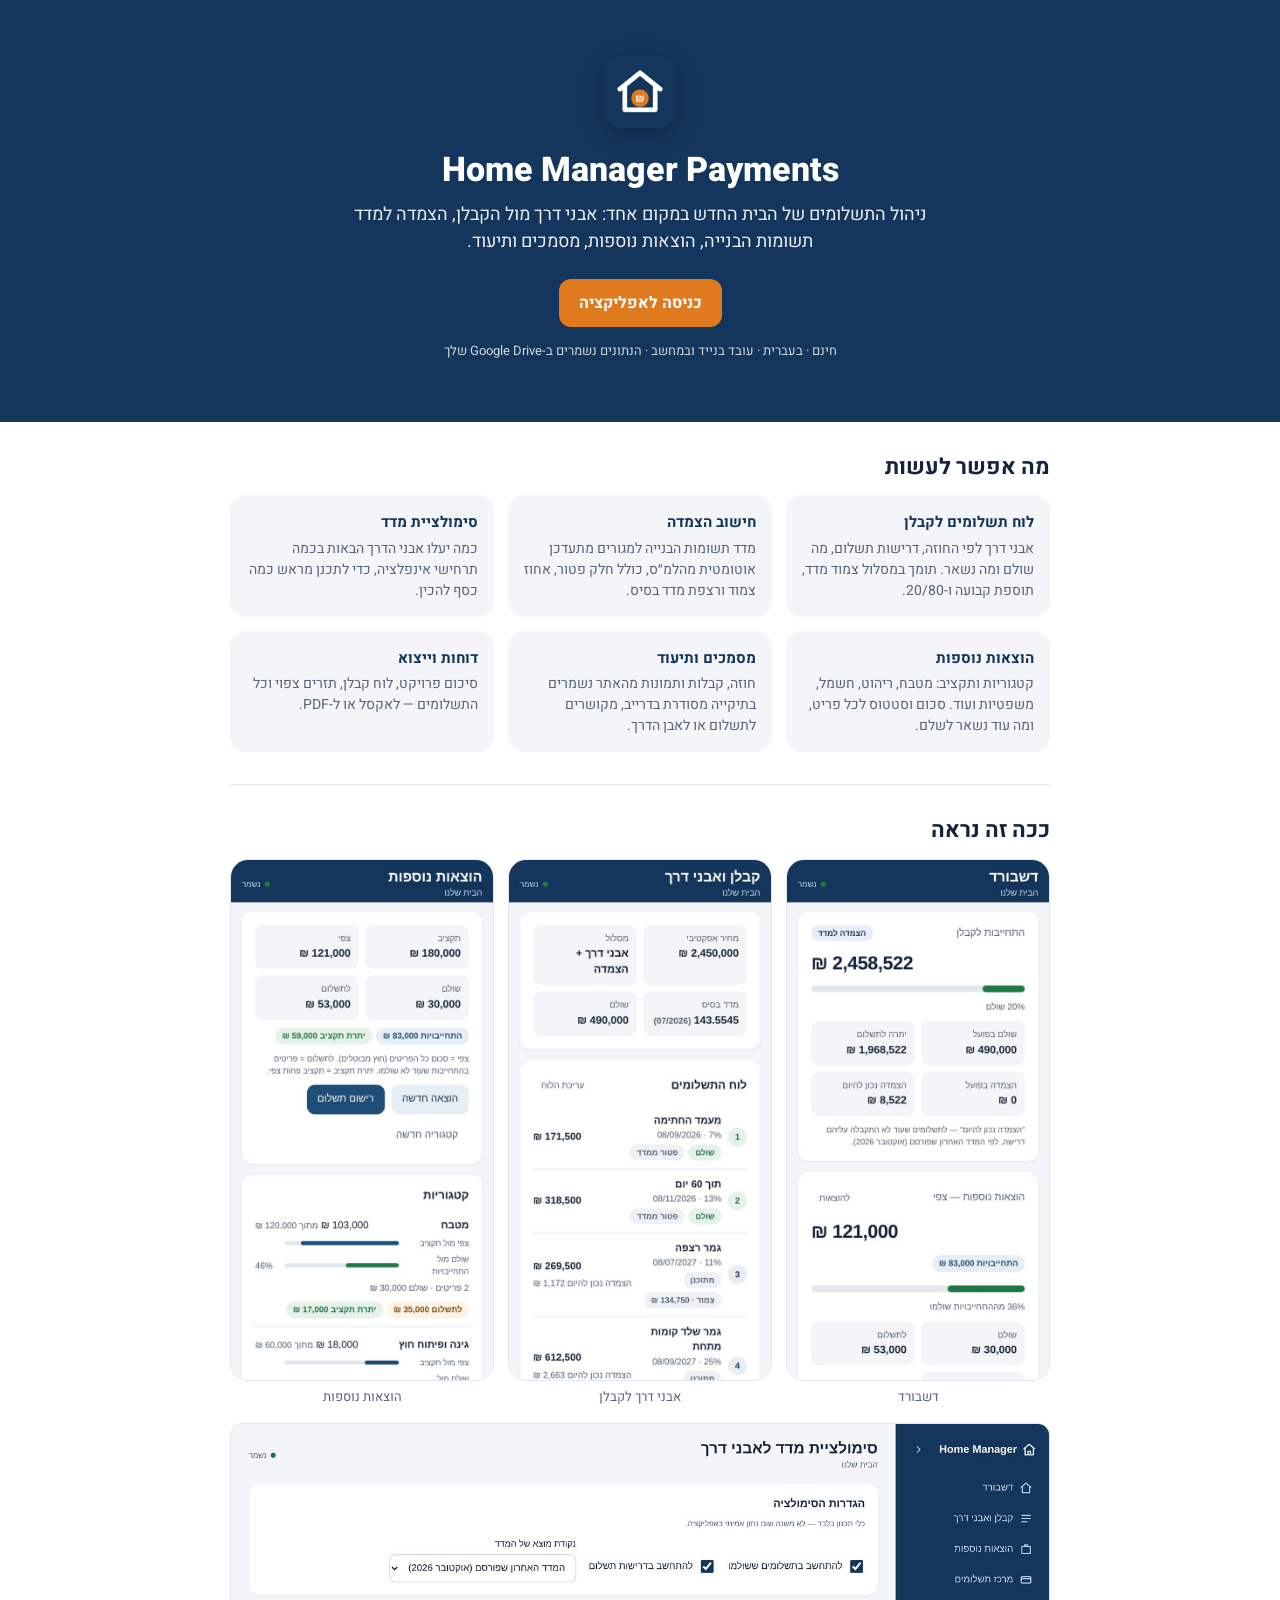
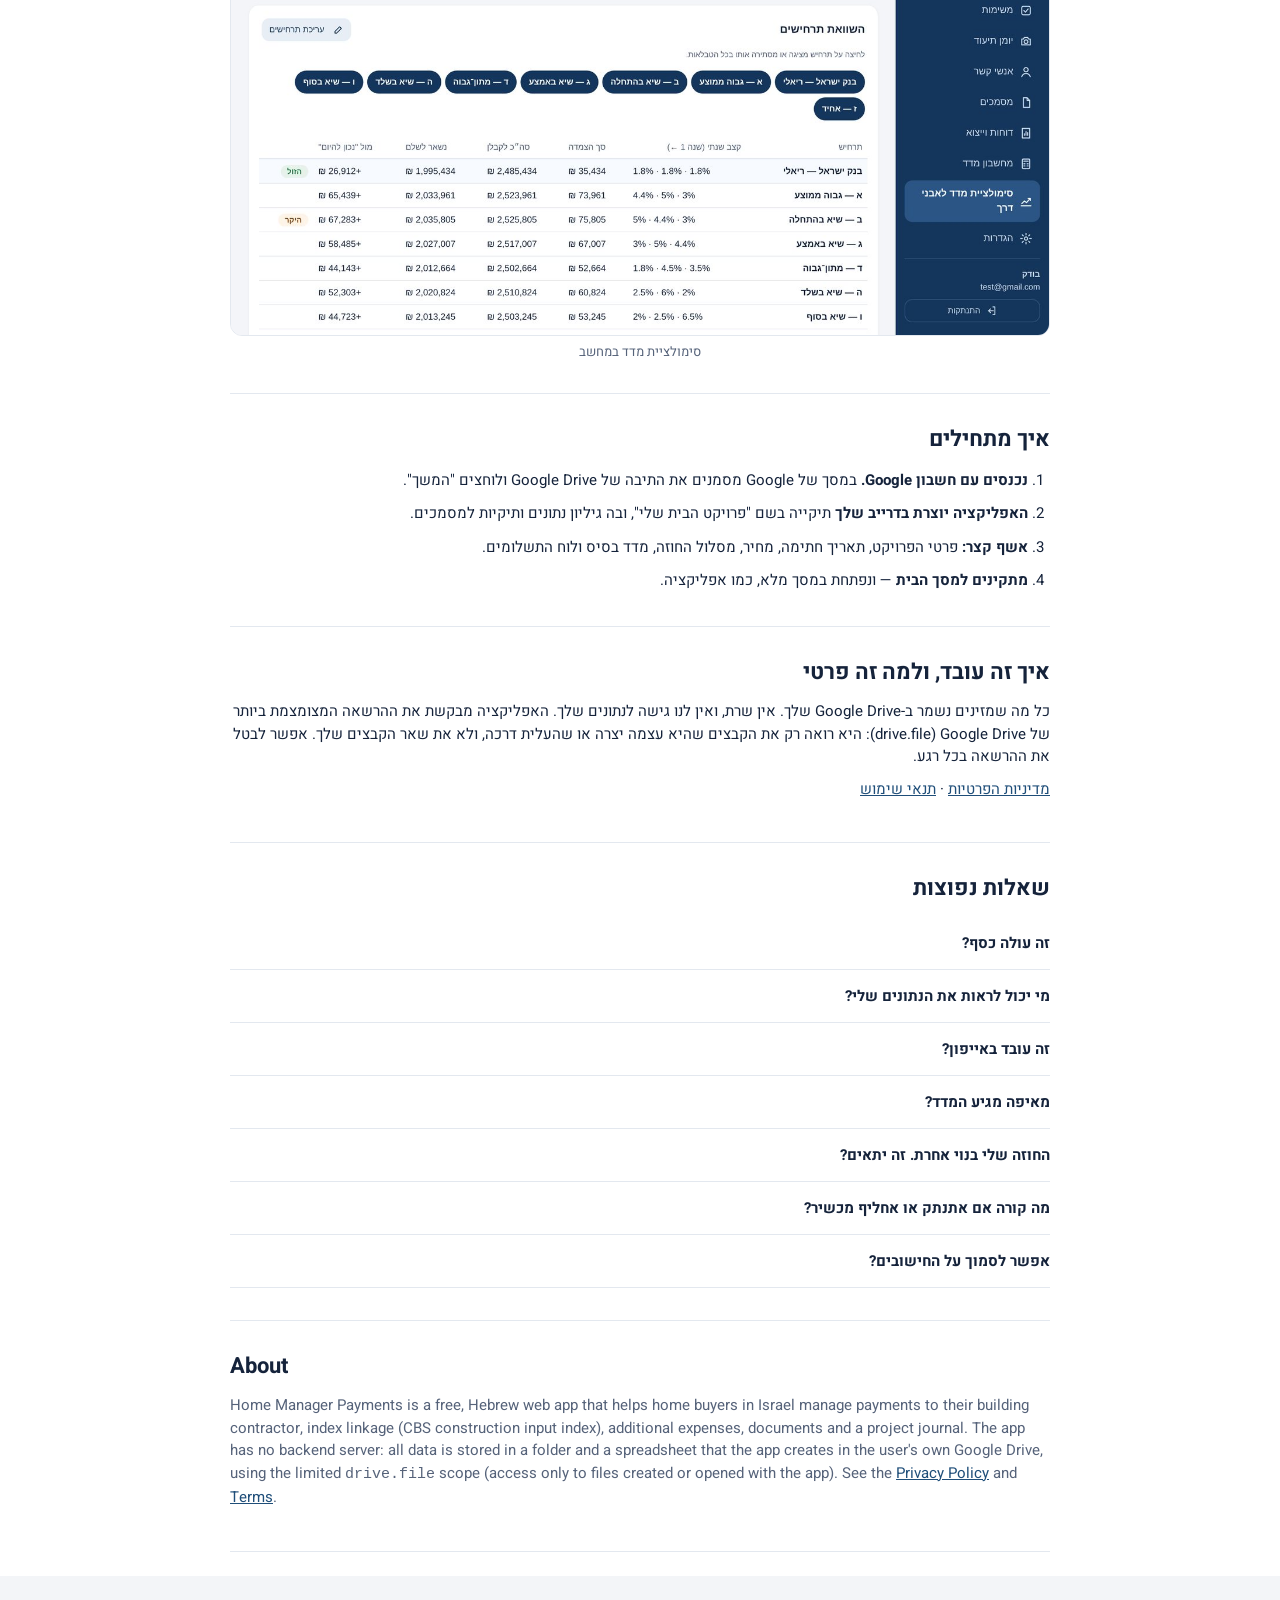
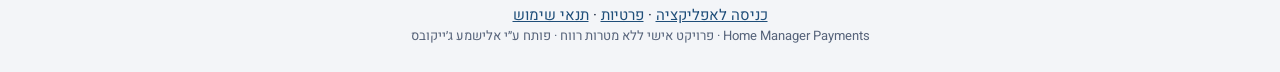
<file: about.html>
<!doctype html>
<html lang="he" dir="rtl">
<head>
  <meta charset="utf-8">
  <meta name="viewport" content="width=device-width, initial-scale=1, viewport-fit=cover">
  <meta name="theme-color" content="#15365C">
  <title>Home Manager Payments — ניהול תשלומי הבית החדש</title>
  <meta name="description" content="אפליקציה חינמית לניהול תשלומים לקבלן, הצמדה למדד תשומות הבנייה והוצאות נוספות של דירה חדשה. הנתונים נשמרים ב-Google Drive של המשתמש בלבד.">
  <meta property="og:type" content="website">
  <meta property="og:title" content="Home Manager Payments — ניהול תשלומי הבית החדש">
  <meta property="og:description" content="קבלן, הצמדה למדד, הוצאות נוספות ומסמכים. חינם, והנתונים נשארים ב-Google Drive שלך.">
  <meta property="og:image" content="https://elish2jacobs.github.io/home-manager-payments/img/og.jpg">
  <meta property="og:image:width" content="1200">
  <meta property="og:image:height" content="630">
  <meta property="og:url" content="https://elish2jacobs.github.io/home-manager-payments/about.html">
  <meta property="og:locale" content="he_IL">
  <meta name="twitter:card" content="summary_large_image">
  <link rel="icon" type="image/png" sizes="32x32" href="icons/favicon-32.png">
  <link rel="apple-touch-icon" href="icons/apple-touch-icon.png">
  <link rel="manifest" href="manifest.webmanifest">
  <link rel="preconnect" href="https://fonts.googleapis.com">
  <link rel="preconnect" href="https://fonts.gstatic.com" crossorigin>
  <link href="https://fonts.googleapis.com/css2?family=Heebo:wght@400;500;700;800&display=swap" rel="stylesheet">
  <link rel="stylesheet" href="styles.css?v=0.9.9">
</head>
<body class="page">
  <header class="page-hero">
    <div class="page-wrap">
      <img src="icons/icon-192.png" width="72" height="72" alt="" class="page-logo">
      <h1>Home Manager Payments</h1>
      <p class="lead">ניהול התשלומים של הבית החדש במקום אחד: אבני דרך מול הקבלן, הצמדה למדד תשומות הבנייה, הוצאות נוספות, מסמכים ותיעוד.</p>
      <a class="btn btn-lg page-cta" href="index.html">כניסה לאפליקציה</a>
      <p class="small page-hero-note">חינם · בעברית · עובד בנייד ובמחשב · הנתונים נשמרים ב-Google Drive שלך</p>
    </div>
  </header>

  <main class="page-wrap">
    <section class="page-sec">
      <h2>מה אפשר לעשות</h2>
      <ul class="feat">
        <li><b>לוח תשלומים לקבלן</b><span>אבני דרך לפי החוזה, דרישות תשלום, מה שולם ומה נשאר. תומך במסלול צמוד מדד, תוספת קבועה ו-20/80.</span></li>
        <li><b>חישוב הצמדה</b><span>מדד תשומות הבנייה למגורים מתעדכן אוטומטית מהלמ״ס, כולל חלק פטור, אחוז צמוד ורצפת מדד בסיס.</span></li>
        <li><b>סימולציית מדד</b><span>כמה יעלו אבני הדרך הבאות בכמה תרחישי אינפלציה, כדי לתכנן מראש כמה כסף להכין.</span></li>
        <li><b>הוצאות נוספות</b><span>קטגוריות ותקציב: מטבח, ריהוט, חשמל, משפטיות ועוד. סכום וסטטוס לכל פריט, ומה עוד נשאר לשלם.</span></li>
        <li><b>מסמכים ותיעוד</b><span>חוזה, קבלות ותמונות מהאתר נשמרים בתיקייה מסודרת בדרייב, מקושרים לתשלום או לאבן הדרך.</span></li>
        <li><b>דוחות וייצוא</b><span>סיכום פרויקט, לוח קבלן, תזרים צפוי וכל התשלומים — לאקסל או ל-PDF.</span></li>
      </ul>
    </section>

    <section class="page-sec">
      <h2>ככה זה נראה</h2>
      <div class="shots">
        <figure><img src="img/dash-mobile.jpg" width="600" height="1550" loading="lazy" alt="דשבורד: התחייבות לקבלן, שולם, יתרה, והוצאות נוספות"><figcaption>דשבורד</figcaption></figure>
        <figure><img src="img/stages-mobile.jpg" width="600" height="1550" loading="lazy" alt="לוח התשלומים לקבלן לפי אבני דרך"><figcaption>אבני דרך לקבלן</figcaption></figure>
        <figure><img src="img/expenses-mobile.jpg" width="600" height="1550" loading="lazy" alt="הוצאות נוספות לפי קטגוריות ותקציב"><figcaption>הוצאות נוספות</figcaption></figure>
      </div>
      <figure class="shot-wide"><img src="img/sim-desktop.jpg" width="1400" height="875" loading="lazy" alt="סימולציית מדד: השוואת תרחישים לפי אבני דרך"><figcaption>סימולציית מדד במחשב</figcaption></figure>
    </section>

    <section class="page-sec">
      <h2>איך מתחילים</h2>
      <ol class="how-steps">
        <li><b>נכנסים עם חשבון Google.</b> במסך של Google מסמנים את התיבה של Google Drive ולוחצים "המשך".</li>
        <li><b>האפליקציה יוצרת בדרייב שלך</b> תיקייה בשם "פרויקט הבית שלי", ובה גיליון נתונים ותיקיות למסמכים.</li>
        <li><b>אשף קצר:</b> פרטי הפרויקט, תאריך חתימה, מחיר, מסלול החוזה, מדד בסיס ולוח התשלומים.</li>
        <li><b>מתקינים למסך הבית</b> — ונפתחת במסך מלא, כמו אפליקציה.</li>
      </ol>
    </section>

    <section class="page-sec">
      <h2>איך זה עובד, ולמה זה פרטי</h2>
      <p>כל מה שמזינים נשמר ב-Google Drive שלך. אין שרת, ואין לנו גישה לנתונים שלך. האפליקציה מבקשת את ההרשאה המצומצמת ביותר של Google Drive (<span dir="ltr">drive.file</span>): היא רואה רק את הקבצים שהיא עצמה יצרה או שהעלית דרכה, ולא את שאר הקבצים שלך. אפשר לבטל את ההרשאה בכל רגע.</p>
      <p><a href="privacy.html">מדיניות הפרטיות</a> · <a href="terms.html">תנאי שימוש</a></p>
    </section>

    <section class="page-sec">
      <h2>שאלות נפוצות</h2>
      <details class="faq"><summary>זה עולה כסף?</summary><p>לא. האפליקציה חינמית, בלי פרסומות ובלי מנוי.</p></details>
      <details class="faq"><summary>מי יכול לראות את הנתונים שלי?</summary><p>רק אתה. הנתונים נמצאים ב-Google Drive שלך. אם תשתף את התיקייה עם מישהו, הוא יוכל לראות את הקבצים בדרייב, כמו כל קובץ אחר שלך.</p></details>
      <details class="faq"><summary>זה עובד באייפון?</summary><p>כן. פותחים את האתר ב-Safari, לוחצים על כפתור השיתוף ובוחרים "הוסף למסך הבית". באנדרואיד ובמחשב יש כפתור "התקנת האפליקציה" בתוך האפליקציה.</p></details>
      <details class="faq"><summary>מאיפה מגיע המדד?</summary><p>מדד תשומות הבנייה למגורים נלקח מהלשכה המרכזית לסטטיסטיקה ומתעדכן אוטומטית בערב שבו הוא מתפרסם (בדרך כלל ב-15 לחודש). האפליקציה מתרגמת אותו לבסיס המדד שבחוזה שלך.</p></details>
      <details class="faq"><summary>החוזה שלי בנוי אחרת. זה יתאים?</summary><p>יש שלושה מסלולים: אבני דרך עם הצמדה, אבני דרך עם תוספת קבועה, ותשלום מוקדם/במסירה (כמו 20/80). את לוח התשלומים, החלק הפטור והאחוז הצמוד אפשר לערוך.</p></details>
      <details class="faq"><summary>מה קורה אם אתנתק או אחליף מכשיר?</summary><p>שום דבר לא הולך לאיבוד. נכנסים שוב עם אותו חשבון Google — מכל מכשיר — והכול שם.</p></details>
      <details class="faq"><summary>אפשר לסמוך על החישובים?</summary><p>החישובים נעשים לפי הכללים שבחוזה ולפי הנתונים שהזנת, והם כלי עזר לתכנון. לפני כל תשלום כדאי לבדוק את הסכום מול דרישת התשלום והחוזה. <a href="terms.html">תנאי שימוש</a>.</p></details>
    </section>

    <section class="page-sec en" lang="en" dir="ltr">
      <h2>About</h2>
      <p>Home Manager Payments is a free, Hebrew web app that helps home buyers in Israel manage payments to their building contractor, index linkage (CBS construction input index), additional expenses, documents and a project journal. The app has no backend server: all data is stored in a folder and a spreadsheet that the app creates in the user's own Google Drive, using the limited <code>drive.file</code> scope (access only to files created or opened with the app). See the <a href="privacy.html#en">Privacy Policy</a> and <a href="terms.html">Terms</a>.</p>
    </section>
  </main>

  <footer class="page-foot">
    <div class="page-wrap">
      <a href="index.html">כניסה לאפליקציה</a> · <a href="privacy.html">פרטיות</a> · <a href="terms.html">תנאי שימוש</a>
      <div class="small muted">Home Manager Payments · פרויקט אישי ללא מטרות רווח · פותח ע״י אלישמע ג׳ייקובס</div>
    </div>
  </footer>
</body>
</html>
</file>
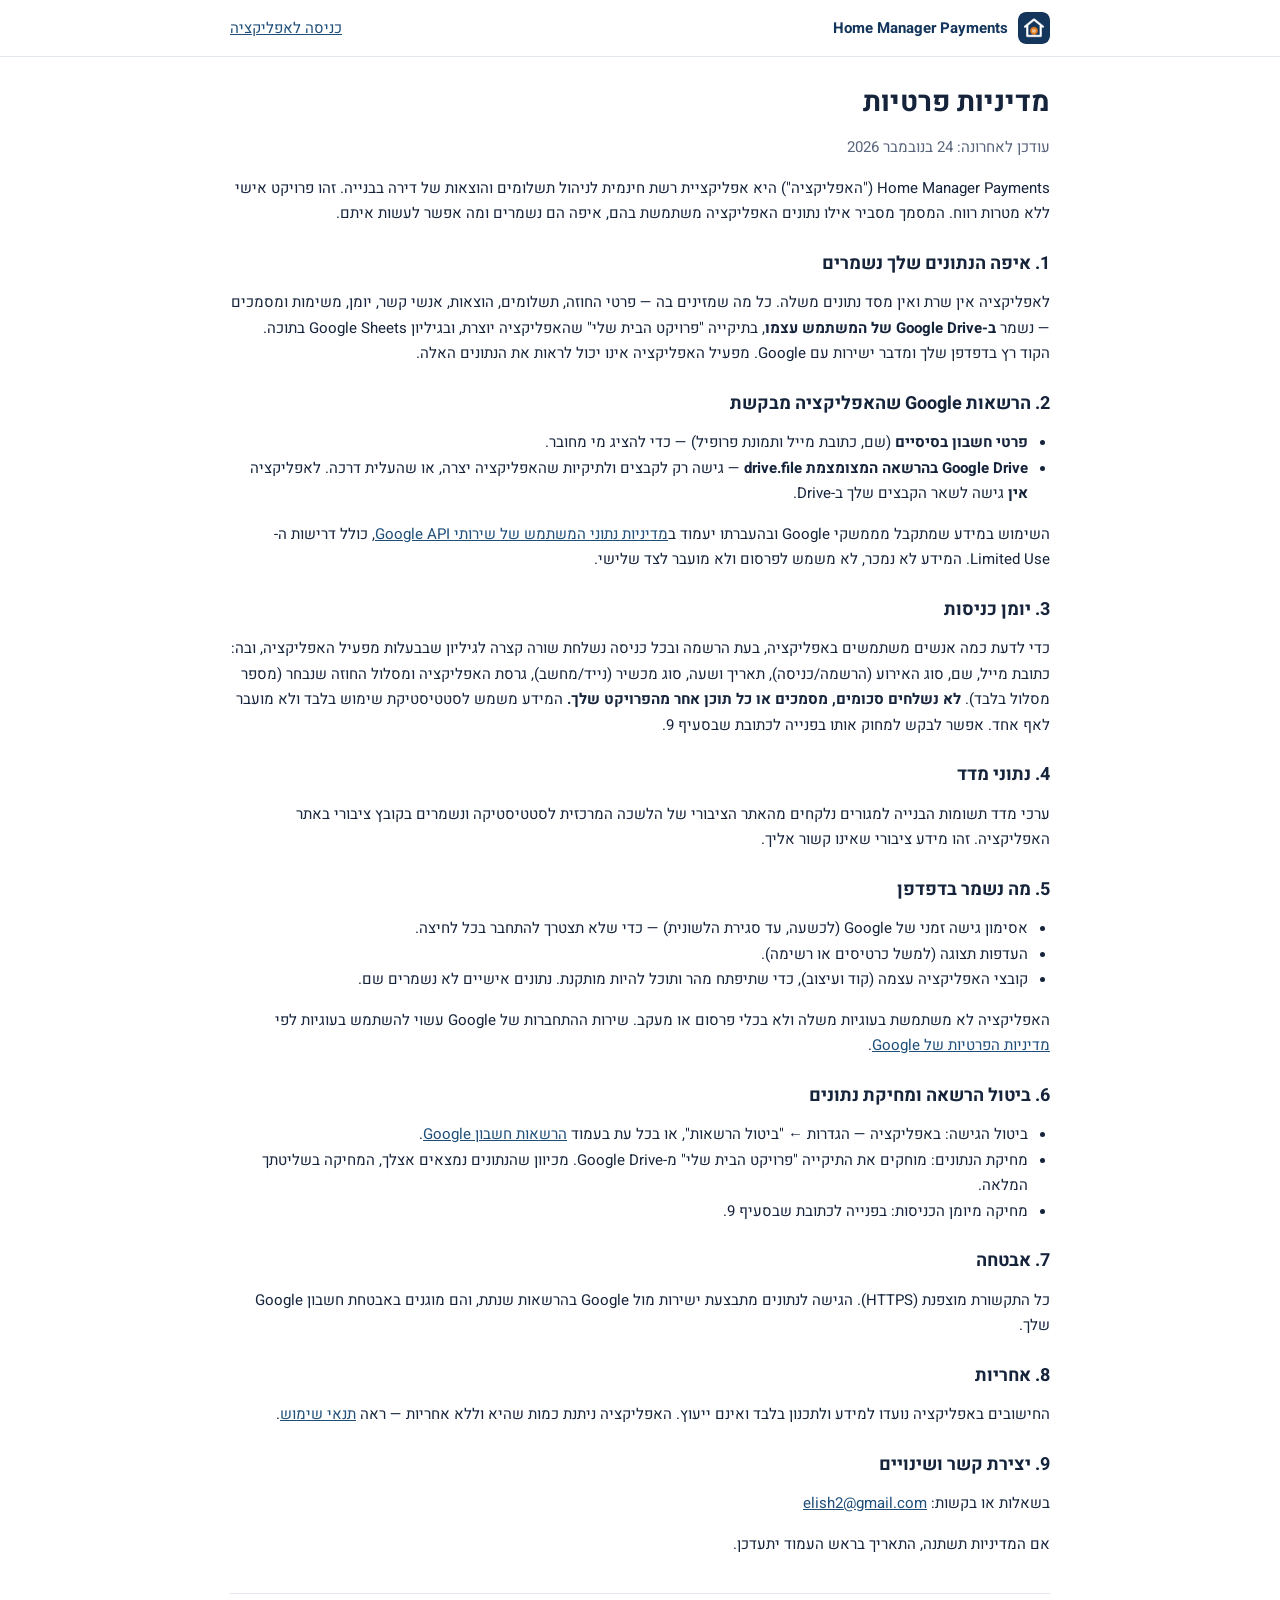
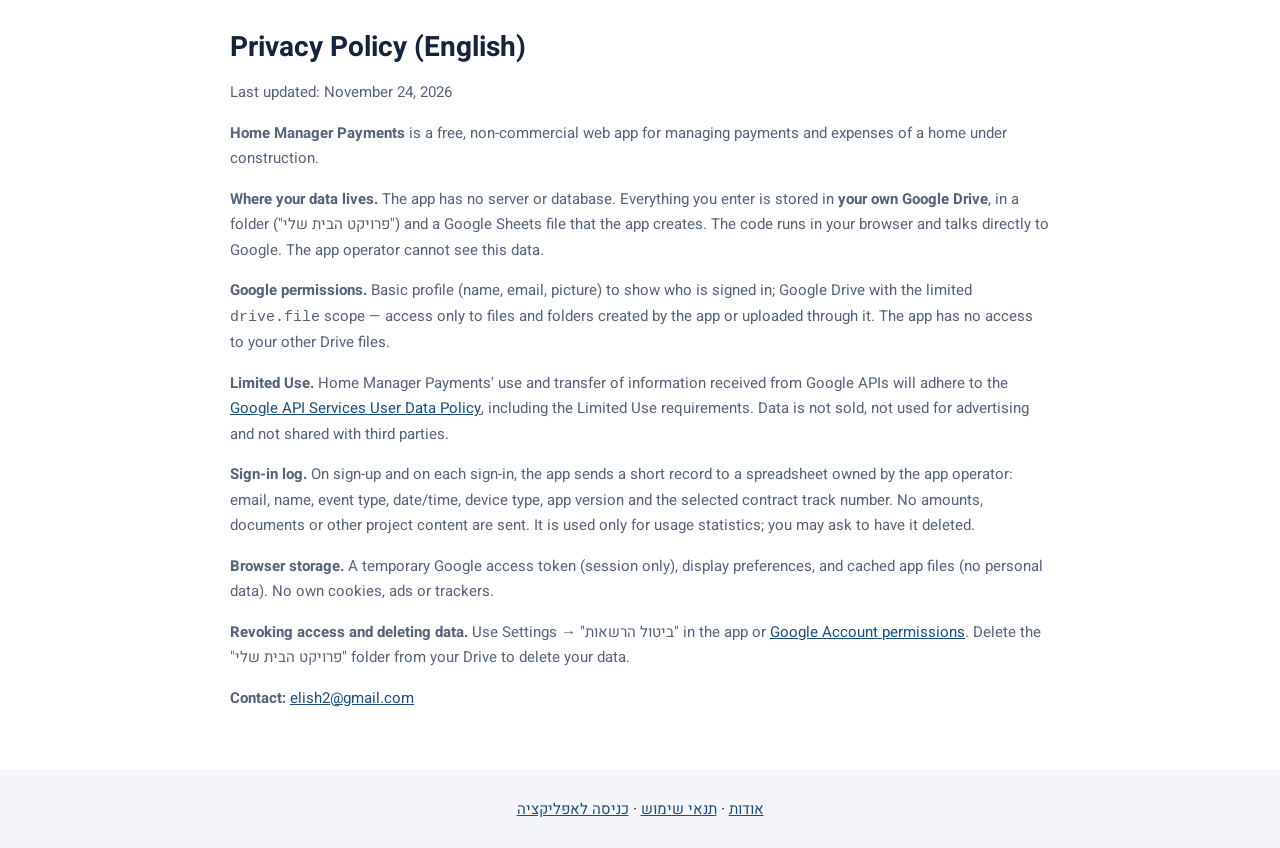
<file: privacy.html>
<!doctype html>
<html lang="he" dir="rtl">
<head>
  <meta charset="utf-8">
  <meta name="viewport" content="width=device-width, initial-scale=1, viewport-fit=cover">
  <meta name="theme-color" content="#15365C">
  <title>מדיניות פרטיות — Home Manager Payments</title>
  <link rel="icon" type="image/png" sizes="32x32" href="icons/favicon-32.png">
  <link rel="preconnect" href="https://fonts.googleapis.com">
  <link rel="preconnect" href="https://fonts.gstatic.com" crossorigin>
  <link href="https://fonts.googleapis.com/css2?family=Heebo:wght@400;500;700;800&display=swap" rel="stylesheet">
  <link rel="stylesheet" href="styles.css?v=0.9.9">
  <script src="config.js"></script>
</head>
<body class="page">
  <header class="page-top">
    <div class="page-wrap row between">
      <a class="page-brand" href="about.html"><img src="icons/icon-192.png" width="32" height="32" alt="">Home Manager Payments</a>
      <a href="index.html">כניסה לאפליקציה</a>
    </div>
  </header>

  <main class="page-wrap doc">
    <h1>מדיניות פרטיות</h1>
    <p class="muted">עודכן לאחרונה: 24 בנובמבר 2026</p>

    <p>Home Manager Payments ("האפליקציה") היא אפליקציית רשת חינמית לניהול תשלומים והוצאות של דירה בבנייה. זהו פרויקט אישי ללא מטרות רווח. המסמך מסביר אילו נתונים האפליקציה משתמשת בהם, איפה הם נשמרים ומה אפשר לעשות איתם.</p>

    <h2>1. איפה הנתונים שלך נשמרים</h2>
    <p>לאפליקציה אין שרת ואין מסד נתונים משלה. כל מה שמזינים בה — פרטי החוזה, תשלומים, הוצאות, אנשי קשר, יומן, משימות ומסמכים — נשמר <b>ב-Google Drive של המשתמש עצמו</b>, בתיקייה "פרויקט הבית שלי" שהאפליקציה יוצרת, ובגיליון Google Sheets בתוכה. הקוד רץ בדפדפן שלך ומדבר ישירות עם Google. מפעיל האפליקציה אינו יכול לראות את הנתונים האלה.</p>

    <h2>2. הרשאות Google שהאפליקציה מבקשת</h2>
    <ul>
      <li><b>פרטי חשבון בסיסיים</b> (שם, כתובת מייל ותמונת פרופיל) — כדי להציג מי מחובר.</li>
      <li><b>Google Drive בהרשאה המצומצמת <span dir="ltr">drive.file</span></b> — גישה רק לקבצים ולתיקיות שהאפליקציה יצרה, או שהעלית דרכה. לאפליקציה <b>אין</b> גישה לשאר הקבצים שלך ב-Drive.</li>
    </ul>
    <p>השימוש במידע שמתקבל מממשקי Google ובהעברתו יעמוד ב<a href="https://developers.google.com/terms/api-services-user-data-policy" target="_blank" rel="noopener">מדיניות נתוני המשתמש של שירותי Google API</a>, כולל דרישות ה-Limited Use. המידע לא נמכר, לא משמש לפרסום ולא מועבר לצד שלישי.</p>

    <h2>3. יומן כניסות</h2>
    <p>כדי לדעת כמה אנשים משתמשים באפליקציה, בעת הרשמה ובכל כניסה נשלחת שורה קצרה לגיליון שבבעלות מפעיל האפליקציה, ובה: כתובת מייל, שם, סוג האירוע (הרשמה/כניסה), תאריך ושעה, סוג מכשיר (נייד/מחשב), גרסת האפליקציה ומסלול החוזה שנבחר (מספר מסלול בלבד). <b>לא נשלחים סכומים, מסמכים או כל תוכן אחר מהפרויקט שלך.</b> המידע משמש לסטטיסטיקת שימוש בלבד ולא מועבר לאף אחד. אפשר לבקש למחוק אותו בפנייה לכתובת שבסעיף 9.</p>

    <h2>4. נתוני מדד</h2>
    <p>ערכי מדד תשומות הבנייה למגורים נלקחים מהאתר הציבורי של הלשכה המרכזית לסטטיסטיקה ונשמרים בקובץ ציבורי באתר האפליקציה. זהו מידע ציבורי שאינו קשור אליך.</p>

    <h2>5. מה נשמר בדפדפן</h2>
    <ul>
      <li>אסימון גישה זמני של Google (לכשעה, עד סגירת הלשונית) — כדי שלא תצטרך להתחבר בכל לחיצה.</li>
      <li>העדפות תצוגה (למשל כרטיסים או רשימה).</li>
      <li>קובצי האפליקציה עצמה (קוד ועיצוב), כדי שתיפתח מהר ותוכל להיות מותקנת. נתונים אישיים לא נשמרים שם.</li>
    </ul>
    <p>האפליקציה לא משתמשת בעוגיות משלה ולא בכלי פרסום או מעקב. שירות ההתחברות של Google עשוי להשתמש בעוגיות לפי <a href="https://policies.google.com/privacy" target="_blank" rel="noopener">מדיניות הפרטיות של Google</a>.</p>

    <h2>6. ביטול הרשאה ומחיקת נתונים</h2>
    <ul>
      <li>ביטול הגישה: באפליקציה — הגדרות ← "ביטול הרשאות", או בכל עת בעמוד <a href="https://myaccount.google.com/permissions" target="_blank" rel="noopener">הרשאות חשבון Google</a>.</li>
      <li>מחיקת הנתונים: מוחקים את התיקייה "פרויקט הבית שלי" מ-Google Drive. מכיוון שהנתונים נמצאים אצלך, המחיקה בשליטתך המלאה.</li>
      <li>מחיקה מיומן הכניסות: בפנייה לכתובת שבסעיף 9.</li>
    </ul>

    <h2>7. אבטחה</h2>
    <p>כל התקשורת מוצפנת (HTTPS). הגישה לנתונים מתבצעת ישירות מול Google בהרשאות שנתת, והם מוגנים באבטחת חשבון Google שלך.</p>

    <h2>8. אחריות</h2>
    <p>החישובים באפליקציה נועדו למידע ולתכנון בלבד ואינם ייעוץ. האפליקציה ניתנת כמות שהיא וללא אחריות — ראה <a href="terms.html">תנאי שימוש</a>.</p>

    <h2>9. יצירת קשר ושינויים</h2>
    <p id="contact-line">בשאלות או בקשות: <a id="contact-mail" href="#"></a></p>
    <p>אם המדיניות תשתנה, התאריך בראש העמוד יתעדכן.</p>

    <hr>
    <section id="en" lang="en" dir="ltr" class="en">
      <h1>Privacy Policy (English)</h1>
      <p class="muted">Last updated: November 24, 2026</p>
      <p><b>Home Manager Payments</b> is a free, non-commercial web app for managing payments and expenses of a home under construction.</p>
      <p><b>Where your data lives.</b> The app has no server or database. Everything you enter is stored in <b>your own Google Drive</b>, in a folder ("פרויקט הבית שלי") and a Google Sheets file that the app creates. The code runs in your browser and talks directly to Google. The app operator cannot see this data.</p>
      <p><b>Google permissions.</b> Basic profile (name, email, picture) to show who is signed in; Google Drive with the limited <code>drive.file</code> scope — access only to files and folders created by the app or uploaded through it. The app has no access to your other Drive files.</p>
      <p><b>Limited Use.</b> Home Manager Payments' use and transfer of information received from Google APIs will adhere to the <a href="https://developers.google.com/terms/api-services-user-data-policy" target="_blank" rel="noopener">Google API Services User Data Policy</a>, including the Limited Use requirements. Data is not sold, not used for advertising and not shared with third parties.</p>
      <p><b>Sign-in log.</b> On sign-up and on each sign-in, the app sends a short record to a spreadsheet owned by the app operator: email, name, event type, date/time, device type, app version and the selected contract track number. No amounts, documents or other project content are sent. It is used only for usage statistics; you may ask to have it deleted.</p>
      <p><b>Browser storage.</b> A temporary Google access token (session only), display preferences, and cached app files (no personal data). No own cookies, ads or trackers.</p>
      <p><b>Revoking access and deleting data.</b> Use Settings → "ביטול הרשאות" in the app or <a href="https://myaccount.google.com/permissions" target="_blank" rel="noopener">Google Account permissions</a>. Delete the "פרויקט הבית שלי" folder from your Drive to delete your data.</p>
      <p id="contact-line-en"><b>Contact:</b> <a id="contact-mail-en" href="#"></a></p>
    </section>
  </main>

  <footer class="page-foot">
    <div class="page-wrap"><a href="about.html">אודות</a> · <a href="terms.html">תנאי שימוש</a> · <a href="index.html">כניסה לאפליקציה</a></div>
  </footer>
  <script>
    (function () {
      var m = (window.HM_CONFIG && window.HM_CONFIG.CONTACT_EMAIL) || '';
      [['contact-mail', 'contact-line'], ['contact-mail-en', 'contact-line-en']].forEach(function (p) {
        var a = document.getElementById(p[0]);
        if (m) { a.href = 'mailto:' + m; a.textContent = m; } else document.getElementById(p[1]).hidden = true;
      });
    })();
  </script>
</body>
</html>
</file>
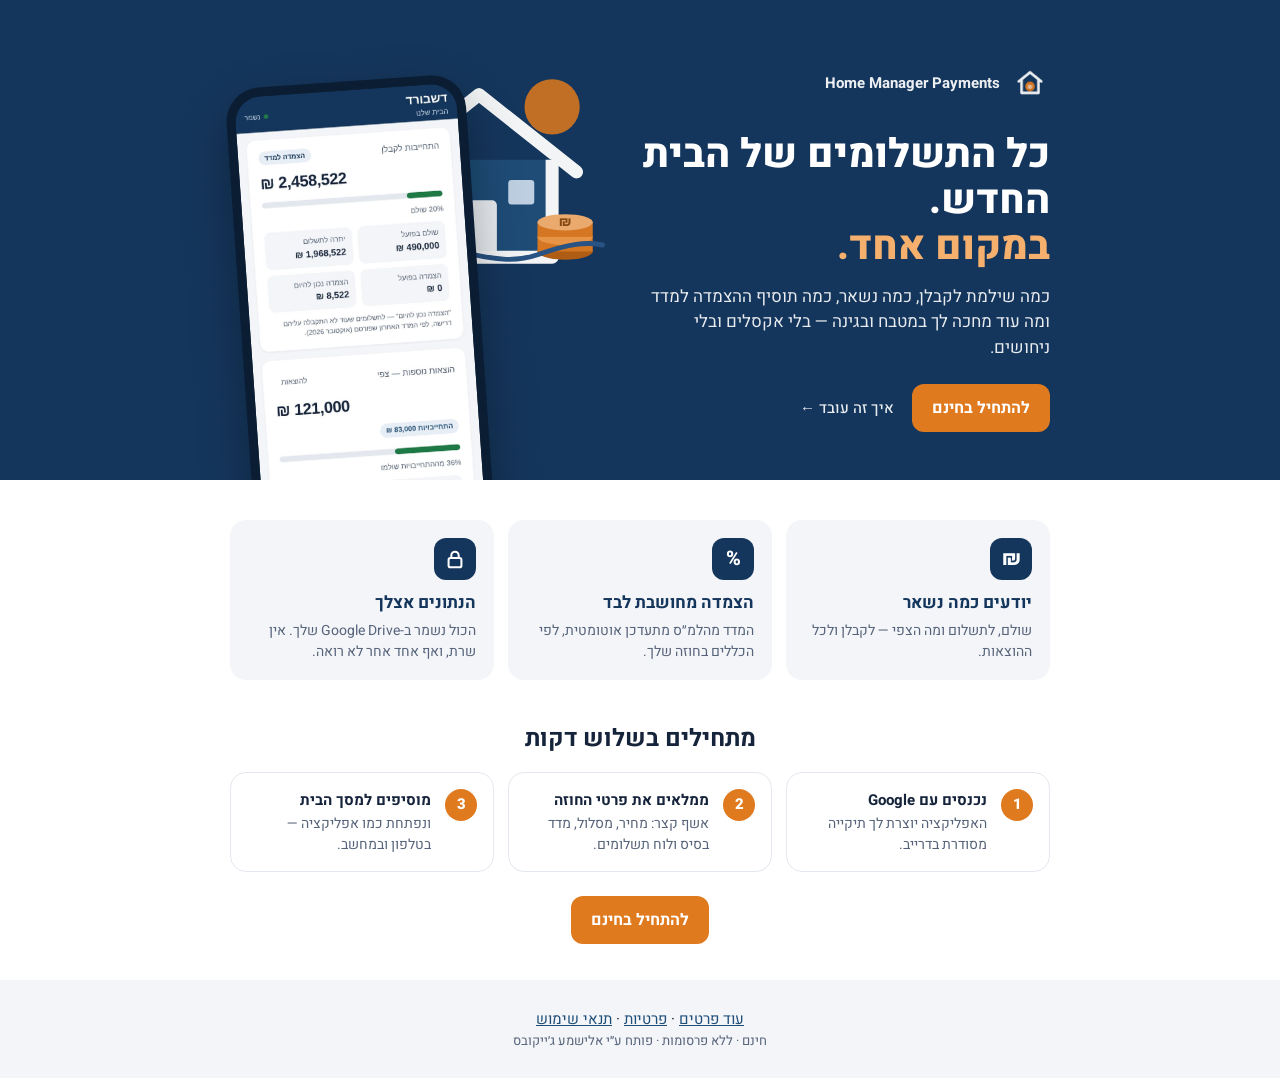
<file: promo.html>
<!doctype html>
<html lang="he" dir="rtl">
<head>
  <meta charset="utf-8">
  <meta name="viewport" content="width=device-width, initial-scale=1, viewport-fit=cover">
  <meta name="theme-color" content="#15365C">
  <title>Home Manager Payments — כל התשלומים של הבית החדש, במקום אחד</title>
  <meta name="description" content="אפליקציה חינמית לניהול התשלומים לקבלן, ההצמדה למדד וההוצאות הנוספות של הדירה החדשה. הנתונים נשמרים ב-Google Drive שלך.">
  <meta property="og:type" content="website">
  <meta property="og:title" content="Home Manager Payments — כל התשלומים של הבית החדש, במקום אחד">
  <meta property="og:description" content="קבלן, הצמדה למדד, הוצאות נוספות ומסמכים. חינם, והנתונים נשארים ב-Google Drive שלך.">
  <meta property="og:image" content="https://elish2jacobs.github.io/home-manager-payments/img/og.jpg">
  <meta property="og:image:width" content="1200">
  <meta property="og:image:height" content="630">
  <meta property="og:url" content="https://elish2jacobs.github.io/home-manager-payments/promo.html">
  <meta property="og:locale" content="he_IL">
  <meta name="twitter:card" content="summary_large_image">
  <link rel="icon" type="image/png" sizes="32x32" href="icons/favicon-32.png">
  <link rel="apple-touch-icon" href="icons/apple-touch-icon.png">
  <link rel="preconnect" href="https://fonts.googleapis.com">
  <link rel="preconnect" href="https://fonts.gstatic.com" crossorigin>
  <link href="https://fonts.googleapis.com/css2?family=Heebo:wght@400;500;700;800&display=swap" rel="stylesheet">
  <link rel="stylesheet" href="styles.css?v=0.9.9">
</head>
<body class="page promo">
  <header class="promo-hero">
    <div class="page-wrap promo-grid">
      <div class="promo-copy">
        <div class="promo-brand"><img src="icons/icon-192.png" width="40" height="40" alt="">Home Manager Payments</div>
        <h1>כל התשלומים של הבית החדש.<br><span>במקום אחד.</span></h1>
        <p class="lead">כמה שילמת לקבלן, כמה נשאר, כמה תוסיף ההצמדה למדד ומה עוד מחכה לך במטבח ובגינה — בלי אקסלים ובלי ניחושים.</p>
        <div class="promo-cta">
          <a class="btn btn-lg page-cta" href="index.html">להתחיל בחינם</a>
          <a class="promo-more" href="about.html">איך זה עובד ←</a>
        </div>
      </div>
      <div class="promo-art" aria-hidden="true">
        <svg class="promo-house" viewBox="0 0 320 300" width="320" height="300">
          <circle cx="250" cy="70" r="34" fill="#E07A1F" opacity=".9"/>
          <path d="M40 150 160 55l120 95" fill="none" stroke="#fff" stroke-width="16" stroke-linecap="round" stroke-linejoin="round"/>
          <path d="M70 135v120h180V135" fill="#1F4E79" stroke="#fff" stroke-width="16" stroke-linejoin="round"/>
          <rect x="138" y="185" width="44" height="70" rx="6" fill="#fff" opacity=".95"/>
          <rect x="92" y="160" width="32" height="30" rx="4" fill="#C9D8EA"/>
          <rect x="196" y="160" width="32" height="30" rx="4" fill="#C9D8EA"/>
          <g transform="translate(232 196)"><ellipse cx="34" cy="52" rx="34" ry="10" fill="#B85F12"/><rect x="0" y="34" width="68" height="18" fill="#E07A1F"/><ellipse cx="34" cy="34" rx="34" ry="10" fill="#F39A45"/><rect x="0" y="16" width="68" height="18" fill="#E07A1F"/><ellipse cx="34" cy="16" rx="34" ry="10" fill="#F6B06E"/><text x="34" y="21" text-anchor="middle" font-size="16" font-weight="800" fill="#8A4B0F" font-family="Heebo,Arial">₪</text></g>
          <path d="M18 272c40-6 70-30 104-26s70 20 110 6 60-16 80-12" fill="none" stroke="#2A5585" stroke-width="6" stroke-linecap="round"/>
        </svg>
        <div class="promo-phone"><img src="img/dash-mobile.jpg" width="300" height="775" alt="דשבורד האפליקציה בטלפון: התחייבות לקבלן, כמה שולם וכמה נשאר, והוצאות נוספות" loading="eager"></div>
      </div>
    </div>
  </header>

  <main class="page-wrap">
    <ul class="promo-pros">
      <li><span class="pro-ic">₪</span><b>יודעים כמה נשאר</b><span>שולם, לתשלום ומה הצפי — לקבלן ולכל ההוצאות.</span></li>
      <li><span class="pro-ic">%</span><b>הצמדה מחושבת לבד</b><span>המדד מהלמ״ס מתעדכן אוטומטית, לפי הכללים בחוזה שלך.</span></li>
      <li><span class="pro-ic"><svg viewBox="0 0 24 24" width="22" height="22" fill="none" stroke="currentColor" stroke-width="2.2" stroke-linecap="round" stroke-linejoin="round"><rect x="5" y="11" width="14" height="10" rx="2"/><path d="M8 11V8a4 4 0 0 1 8 0v3"/></svg></span><b>הנתונים אצלך</b><span>הכול נשמר ב-Google Drive שלך. אין שרת, ואף אחד אחר לא רואה.</span></li>
    </ul>

    <section class="promo-steps">
      <h2>מתחילים בשלוש דקות</h2>
      <ol>
        <li><b>נכנסים עם Google</b><span>האפליקציה יוצרת לך תיקייה מסודרת בדרייב.</span></li>
        <li><b>ממלאים את פרטי החוזה</b><span>אשף קצר: מחיר, מסלול, מדד בסיס ולוח תשלומים.</span></li>
        <li><b>מוסיפים למסך הבית</b><span>ונפתחת כמו אפליקציה — בטלפון ובמחשב.</span></li>
      </ol>
      <a class="btn btn-lg page-cta" href="index.html">להתחיל בחינם</a>
    </section>
  </main>

  <footer class="page-foot">
    <div class="page-wrap">
      <a href="about.html">עוד פרטים</a> · <a href="privacy.html">פרטיות</a> · <a href="terms.html">תנאי שימוש</a>
      <div class="small muted">חינם · ללא פרסומות · פותח ע״י אלישמע ג׳ייקובס</div>
    </div>
  </footer>
</body>
</html>
</file>
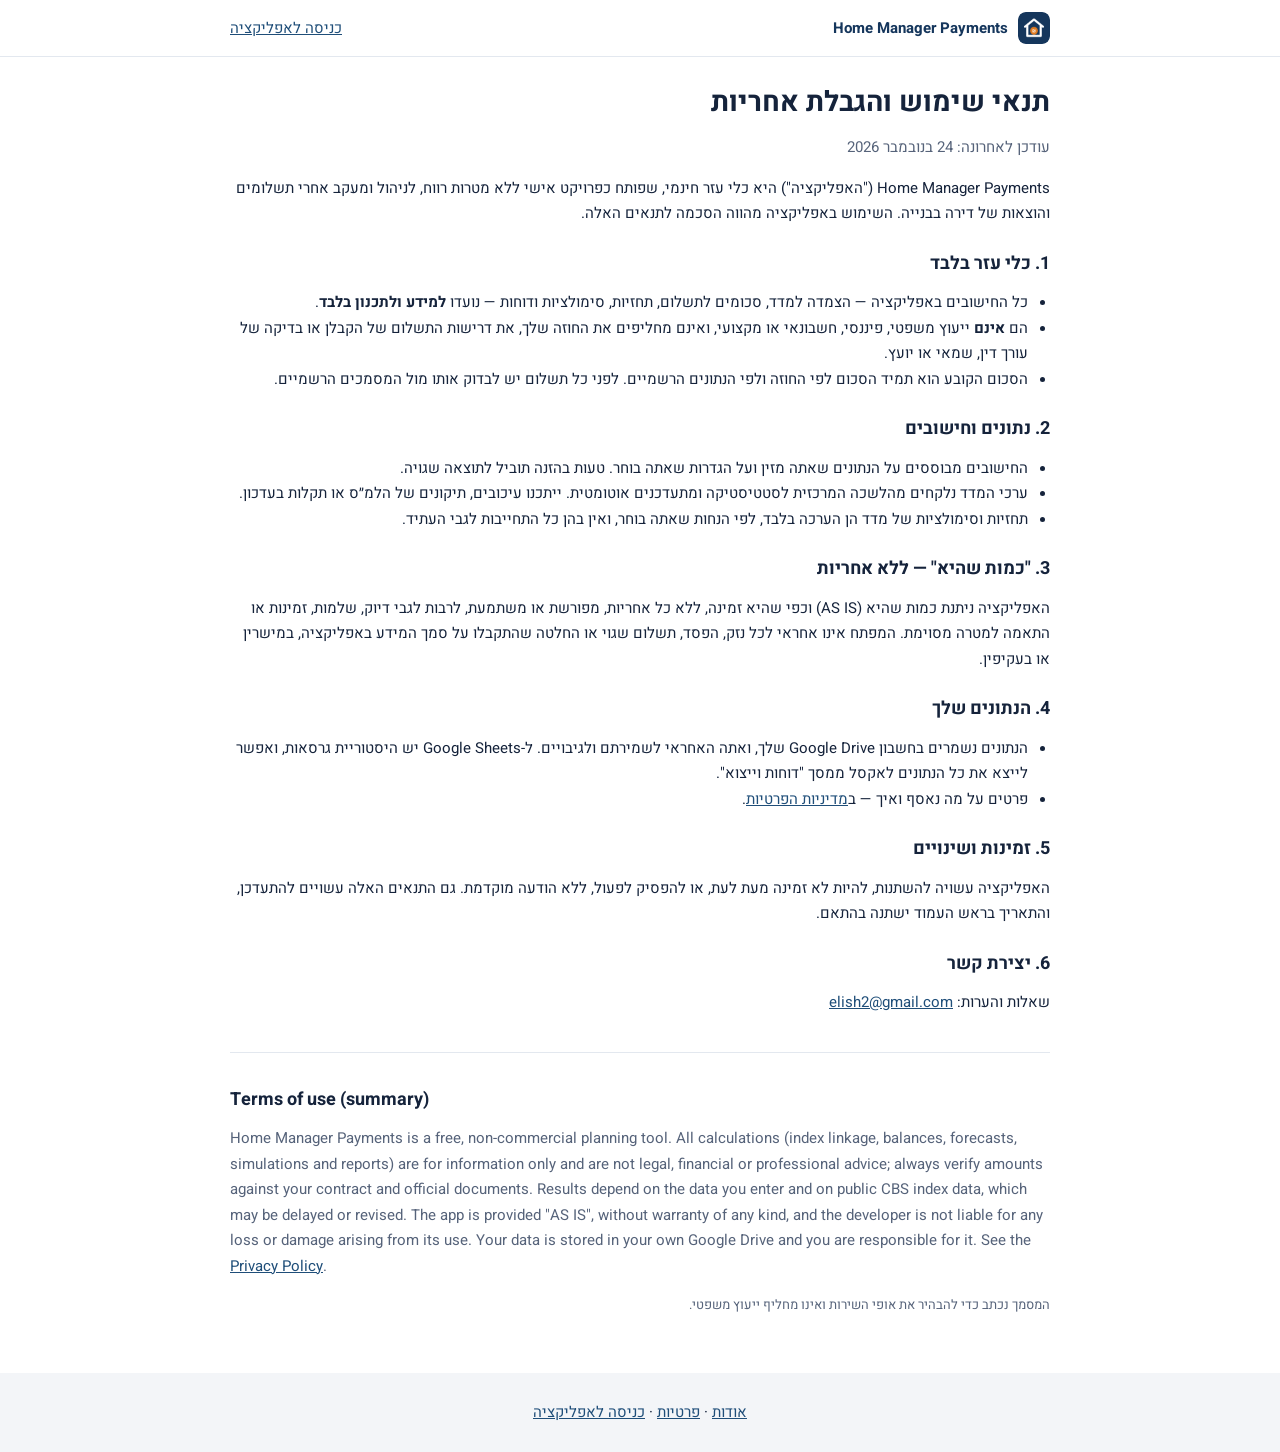
<file: terms.html>
<!doctype html>
<html lang="he" dir="rtl">
<head>
  <meta charset="utf-8">
  <meta name="viewport" content="width=device-width, initial-scale=1, viewport-fit=cover">
  <meta name="theme-color" content="#15365C">
  <title>תנאי שימוש — Home Manager Payments</title>
  <link rel="icon" type="image/png" sizes="32x32" href="icons/favicon-32.png">
  <link rel="preconnect" href="https://fonts.googleapis.com">
  <link rel="preconnect" href="https://fonts.gstatic.com" crossorigin>
  <link href="https://fonts.googleapis.com/css2?family=Heebo:wght@400;500;700;800&display=swap" rel="stylesheet">
  <link rel="stylesheet" href="styles.css?v=0.9.9">
  <script src="config.js"></script>
</head>
<body class="page">
  <header class="page-top">
    <div class="page-wrap row between">
      <a class="page-brand" href="about.html"><img src="icons/icon-192.png" width="32" height="32" alt="">Home Manager Payments</a>
      <a href="index.html">כניסה לאפליקציה</a>
    </div>
  </header>

  <main class="page-wrap doc">
    <h1>תנאי שימוש והגבלת אחריות</h1>
    <p class="muted">עודכן לאחרונה: 24 בנובמבר 2026</p>

    <p>Home Manager Payments ("האפליקציה") היא כלי עזר חינמי, שפותח כפרויקט אישי ללא מטרות רווח, לניהול ומעקב אחרי תשלומים והוצאות של דירה בבנייה. השימוש באפליקציה מהווה הסכמה לתנאים האלה.</p>

    <h2>1. כלי עזר בלבד</h2>
    <ul>
      <li>כל החישובים באפליקציה — הצמדה למדד, סכומים לתשלום, תחזיות, סימולציות ודוחות — נועדו <b>למידע ולתכנון בלבד</b>.</li>
      <li>הם <b>אינם</b> ייעוץ משפטי, פיננסי, חשבונאי או מקצועי, ואינם מחליפים את החוזה שלך, את דרישות התשלום של הקבלן או בדיקה של עורך דין, שמאי או יועץ.</li>
      <li>הסכום הקובע הוא תמיד הסכום לפי החוזה ולפי הנתונים הרשמיים. לפני כל תשלום יש לבדוק אותו מול המסמכים הרשמיים.</li>
    </ul>

    <h2>2. נתונים וחישובים</h2>
    <ul>
      <li>החישובים מבוססים על הנתונים שאתה מזין ועל הגדרות שאתה בוחר. טעות בהזנה תוביל לתוצאה שגויה.</li>
      <li>ערכי המדד נלקחים מהלשכה המרכזית לסטטיסטיקה ומתעדכנים אוטומטית. ייתכנו עיכובים, תיקונים של הלמ״ס או תקלות בעדכון.</li>
      <li>תחזיות וסימולציות של מדד הן הערכה בלבד, לפי הנחות שאתה בוחר, ואין בהן כל התחייבות לגבי העתיד.</li>
    </ul>

    <h2>3. "כמות שהיא" — ללא אחריות</h2>
    <p>האפליקציה ניתנת כמות שהיא (AS IS) וכפי שהיא זמינה, ללא כל אחריות, מפורשת או משתמעת, לרבות לגבי דיוק, שלמות, זמינות או התאמה למטרה מסוימת. המפתח אינו אחראי לכל נזק, הפסד, תשלום שגוי או החלטה שהתקבלו על סמך המידע באפליקציה, במישרין או בעקיפין.</p>

    <h2>4. הנתונים שלך</h2>
    <ul>
      <li>הנתונים נשמרים בחשבון Google Drive שלך, ואתה האחראי לשמירתם ולגיבויים. ל-Google Sheets יש היסטוריית גרסאות, ואפשר לייצא את כל הנתונים לאקסל ממסך "דוחות וייצוא".</li>
      <li>פרטים על מה נאסף ואיך — ב<a href="privacy.html">מדיניות הפרטיות</a>.</li>
    </ul>

    <h2>5. זמינות ושינויים</h2>
    <p>האפליקציה עשויה להשתנות, להיות לא זמינה מעת לעת, או להפסיק לפעול, ללא הודעה מוקדמת. גם התנאים האלה עשויים להתעדכן, והתאריך בראש העמוד ישתנה בהתאם.</p>

    <h2>6. יצירת קשר</h2>
    <p id="contact-line">שאלות והערות: <a id="contact-mail" href="#"></a></p>

    <hr>
    <section lang="en" dir="ltr" class="en">
      <h2>Terms of use (summary)</h2>
      <p>Home Manager Payments is a free, non-commercial planning tool. All calculations (index linkage, balances, forecasts, simulations and reports) are for information only and are not legal, financial or professional advice; always verify amounts against your contract and official documents. Results depend on the data you enter and on public CBS index data, which may be delayed or revised. The app is provided "AS IS", without warranty of any kind, and the developer is not liable for any loss or damage arising from its use. Your data is stored in your own Google Drive and you are responsible for it. See the <a href="privacy.html#en">Privacy Policy</a>.</p>
    </section>
    <p class="small muted">המסמך נכתב כדי להבהיר את אופי השירות ואינו מחליף ייעוץ משפטי.</p>
  </main>

  <footer class="page-foot">
    <div class="page-wrap"><a href="about.html">אודות</a> · <a href="privacy.html">פרטיות</a> · <a href="index.html">כניסה לאפליקציה</a></div>
  </footer>
  <script>
    (function () {
      var m = (window.HM_CONFIG && window.HM_CONFIG.CONTACT_EMAIL) || '';
      var a = document.getElementById('contact-mail');
      if (m) { a.href = 'mailto:' + m; a.textContent = m; } else document.getElementById('contact-line').hidden = true;
    })();
  </script>
</body>
</html>
</file>
<file: styles.css>
/* Home Manager Payments — עיצוב */
:root{
  --ink:#15233B; --muted:#56637A; --line:#E3E8EF; --bg:#F3F5F8; --card:#FFFFFF;
  --brand:#15365C; --brand-2:#1F4E79; --brand-soft:#E8EEF6;
  --accent:#E07A1F; --accent-soft:#FFF4E8; --accent-ink:#8A4B0F;
  --ok:#1E7A44; --ok-soft:#E6F2EA; --err:#B42318; --err-soft:#FDECEA;
  --radius:16px; --shadow:0 1px 3px rgba(21,35,59,.08);
  --font:Heebo, Arial, sans-serif;
}
*{box-sizing:border-box}
html,body{margin:0;height:100%}
body{font-family:var(--font);color:var(--ink);background:var(--bg);font-size:15px;line-height:1.5;-webkit-font-smoothing:antialiased}
[hidden]{display:none!important}
h1,h2,h3{margin:0;line-height:1.25}
a{color:var(--brand-2)}
.muted{color:var(--muted)} .small{font-size:13px} .tiny{font-size:12px}
.num{font-variant-numeric:tabular-nums;direction:ltr;unicode-bidi:isolate}

/* מסכים */
.screen{min-height:100vh;padding:24px}
.center{display:flex;flex-direction:column;align-items:center;justify-content:center;gap:12px}
.auth-card{background:var(--card);border-radius:20px;box-shadow:var(--shadow);padding:32px 28px;max-width:420px;width:100%;display:flex;flex-direction:column;gap:14px;text-align:center}
.auth-card h1{font-size:24px;font-weight:800}
.auth-card p{margin:0}
.logo{width:56px;height:56px;border-radius:16px;background:var(--brand);color:#fff;display:flex;align-items:center;justify-content:center;margin:0 auto}
.checklist{text-align:right;margin:0;padding:0 18px 0 0;display:flex;flex-direction:column;gap:6px}
.spinner{width:34px;height:34px;border-radius:50%;border:3px solid var(--line);border-top-color:var(--brand-2);animation:spin .8s linear infinite}
@keyframes spin{to{transform:rotate(360deg)}}

/* כפתורים */
.btn{font:inherit;border:0;border-radius:12px;padding:10px 16px;min-height:44px;cursor:pointer;font-weight:500;display:inline-flex;align-items:center;justify-content:center;gap:8px;text-decoration:none}
.btn:focus-visible{outline:3px solid #7FB0E8;outline-offset:2px}
.btn:disabled{opacity:.55;cursor:default}
.btn-primary{background:var(--brand-2);color:#fff}
.btn-primary:hover:not(:disabled){background:var(--brand)}
.btn-secondary{background:var(--brand-soft);color:var(--brand)}
.btn-ghost{background:transparent;color:var(--muted)}
.btn-ghost-dark{background:transparent;color:#C9D8EA;border:1px solid #2F5684}
.btn-lg{font-size:16px;font-weight:700;padding:12px 20px}
.btn-sm{min-height:36px;padding:6px 12px;font-size:13px}

/* מעטפת */
.shell{display:flex;min-height:100vh}
.sidebar{width:240px;flex-shrink:0;background:var(--brand);color:#fff;display:flex;flex-direction:column;padding:20px 14px;position:sticky;top:0;height:100vh}
.brand{display:flex;align-items:center;gap:10px;font-weight:800;font-size:18px;padding:4px 10px 22px}
.nav{display:flex;flex-direction:column;gap:4px;flex:1}
.nav a{display:flex;align-items:center;gap:10px;color:#C9D8EA;text-decoration:none;padding:10px 12px;border-radius:12px;min-height:44px}
.nav a:hover{background:#1E4470;color:#fff}
.nav a[aria-current="page"]{background:#2A5585;color:#fff;font-weight:700}
.nav svg,.bottomnav svg{flex-shrink:0}
.sidebar-foot{display:flex;flex-direction:column;gap:10px;border-top:1px solid #2F5684;padding-top:14px}
.user{font-size:13px;color:#C9D8EA;word-break:break-all}
.content{flex:1;min-width:0;display:flex;flex-direction:column}
.topbar{display:flex;justify-content:space-between;align-items:center;gap:12px;padding:24px 28px 8px}
.topbar h1{font-size:24px;font-weight:800}
.sync{font-size:12px;color:var(--muted);display:inline-flex;align-items:center;gap:6px}
.sync::before{content:"";width:8px;height:8px;border-radius:50%;background:var(--ok)}
.sync.busy::before{background:var(--accent)}
.sync.err::before{background:var(--err)}
.view{padding:12px 28px 40px;max-width:1200px;width:100%;outline:none;display:flex;flex-direction:column;gap:16px}
.bottomnav{display:none}

/* כרטיסים */
.card{background:var(--card);border-radius:var(--radius);box-shadow:var(--shadow);padding:20px;display:flex;flex-direction:column;gap:12px}
.card h2{font-size:17px;font-weight:700}
.grid{display:grid;grid-template-columns:repeat(auto-fit,minmax(260px,1fr));gap:16px}
.kv{display:flex;justify-content:space-between;align-items:center;gap:12px;border-bottom:1px solid var(--line);padding:8px 0}
.kv:last-child{border-bottom:0}
.kv .k{color:var(--muted)}
.badge{font-size:12px;font-weight:700;padding:3px 10px;border-radius:999px;white-space:nowrap}
.badge.ok{background:var(--ok-soft);color:var(--ok)}
.badge.warn{background:var(--accent-soft);color:var(--accent-ink)}
.badge.err{background:var(--err-soft);color:var(--err)}
.empty{display:flex;flex-direction:column;align-items:center;gap:8px;text-align:center;padding:36px 16px;color:var(--muted)}
.empty b{color:var(--ink);font-size:16px}
.row{display:flex;gap:10px;flex-wrap:wrap;align-items:center}
.banner{background:var(--accent-soft);color:var(--accent-ink);border-radius:12px;padding:12px 16px;display:flex;justify-content:space-between;align-items:center;gap:12px;flex-wrap:wrap}

/* הודעות */
.toast{position:fixed;inset-inline:0;bottom:24px;margin:0 auto;width:max-content;max-width:calc(100% - 32px);background:var(--ink);color:#fff;padding:12px 18px;border-radius:12px;box-shadow:0 6px 24px rgba(0,0,0,.2);z-index:50;font-size:14px}
.toast.err{background:var(--err)}
.toast.ok{background:var(--ok)}

/* טלפון */
@media (max-width:760px){
  .sidebar{display:none}
  .topbar{padding:16px 16px 4px;background:var(--brand);color:#fff;padding-top:calc(16px + env(safe-area-inset-top))}
  .topbar .muted{color:#C9D8EA}
  .topbar h1{font-size:21px}
  .sync{color:#C9D8EA}
  .view{padding:14px 16px calc(96px + env(safe-area-inset-bottom))}
  .bottomnav{display:grid;grid-template-columns:repeat(5,minmax(0,1fr));position:fixed;bottom:0;inset-inline:0;background:#fff;border-top:1px solid var(--line);padding:6px 6px calc(8px + env(safe-area-inset-bottom));z-index:20}
  .bottomnav a{display:flex;flex-direction:column;align-items:center;gap:2px;font-size:12px;color:var(--muted);text-decoration:none;padding:6px 2px;border-radius:12px;min-height:48px}
  .bottomnav a[aria-current="page"]{color:var(--brand);background:var(--brand-soft);font-weight:700}
  .toast{bottom:calc(88px + env(safe-area-inset-bottom))}
}

/* ---------- שלב 2: טפסים, אשף, לוח תשלומים ---------- */
.row.between{justify-content:space-between}
.row.end{justify-content:flex-end}
.fields{display:grid;grid-template-columns:repeat(auto-fit,minmax(230px,1fr));gap:14px 16px}
.field{display:flex;flex-direction:column;gap:6px;min-width:0}
.field label,.label{font-size:14px;font-weight:500;color:var(--ink)}
.req{color:var(--err)}
input,select{font:inherit;color:var(--ink);background:#fff;border:1px solid #C7D0DC;border-radius:10px;padding:10px 12px;min-height:44px;width:100%}
input:focus,select:focus{outline:3px solid #BBD4F2;border-color:var(--brand-2)}
input[type=number]{direction:ltr;text-align:right}
.hint{font-size:12px;color:var(--muted);margin:0}
h3.sub{font-size:15px;font-weight:700;margin-top:6px}
.error-box{background:var(--err-soft);color:var(--err);border-radius:10px;padding:10px 14px;font-size:14px}
.danger-text{color:var(--err)}
.reconnect{position:sticky;top:0;z-index:30;background:var(--accent-soft);color:var(--accent-ink);display:flex;align-items:center;justify-content:space-between;gap:12px;padding:10px 16px;border-bottom:1px solid #F3D3B0}

.tracks{display:grid;grid-template-columns:repeat(auto-fit,minmax(220px,1fr));gap:10px}
.track{font:inherit;text-align:right;background:#fff;border:2px solid var(--line);border-radius:14px;padding:14px 16px;display:flex;flex-direction:column;gap:4px;cursor:pointer;color:var(--ink);min-height:44px}
.track:hover{border-color:#B9C7D8}
.track.on{border-color:var(--brand-2);background:#F7FAFE}
.track-title{font-weight:700;font-size:15px;display:flex;align-items:center;gap:6px;color:var(--brand)}
.track-desc{font-size:13px;color:var(--muted)}

.steps{list-style:none;margin:0;padding:0;display:flex;gap:6px;flex-wrap:wrap}
.steps li{display:flex;align-items:center;gap:6px;font-size:13px;color:var(--muted);background:var(--bg);border-radius:999px;padding:4px 10px 4px 12px}
.steps li span{width:22px;height:22px;border-radius:50%;display:inline-flex;align-items:center;justify-content:center;background:#fff;font-weight:700;font-size:12px}
.steps li b{font-weight:500}
.steps li.on{background:var(--brand-soft);color:var(--brand)}
.steps li.on span{background:var(--brand-2);color:#fff}
.steps li.done span{background:var(--ok);color:#fff}
.steps li.skip{opacity:.45;text-decoration:line-through}
.wiz-nav{display:flex;justify-content:space-between;gap:10px;border-top:1px solid var(--line);padding-top:14px}
.wizard{max-width:860px}

.se{display:flex;flex-direction:column;gap:8px}
.se-row{display:grid;grid-template-columns:28px minmax(140px,1fr) 96px 110px 104px 110px auto;gap:8px;align-items:center;background:var(--bg);border-radius:12px;padding:8px}
.se-n{width:24px;height:24px;border-radius:50%;background:#fff;display:inline-flex;align-items:center;justify-content:center;font-size:12px;font-weight:700;color:var(--muted)}
.se-pct,.se-month{display:flex;align-items:center;gap:4px;margin:0;font-size:13px;color:var(--muted)}
.se-pct input,.se-month input{padding:8px;min-height:40px}
.se-row select{padding:8px;min-height:40px}
.se-row .se-name{min-height:40px;padding:8px 10px}
.se-amt{font-size:13px;color:var(--muted);text-align:left}
.se-tools{display:flex;gap:2px}
.icon-btn{border:0;background:transparent;color:var(--muted);width:36px;height:36px;border-radius:10px;display:inline-flex;align-items:center;justify-content:center;cursor:pointer}
.icon-btn:hover:not(:disabled){background:#fff;color:var(--ink)}
.icon-btn:disabled{opacity:.3;cursor:default}
.icon-btn.danger:hover{color:var(--err)}
.se-foot{display:flex;align-items:center;gap:10px;flex-wrap:wrap}
.se-sum{margin-inline-start:auto;font-weight:700;font-size:14px}
.se-sum.ok{color:var(--ok)} .se-sum.bad{color:var(--err)}

.stats{display:grid;grid-template-columns:repeat(auto-fit,minmax(140px,1fr));gap:10px}
.stat{background:var(--bg);border-radius:12px;padding:10px 12px;display:flex;flex-direction:column;gap:2px}
.stat b{font-size:16px}
.hero-num{font-size:32px;font-weight:800;letter-spacing:-.5px}
.bar{height:10px;background:var(--line);border-radius:999px;overflow:hidden}
.bar>div{height:100%;background:var(--brand-2);border-radius:999px}
.badge.info{background:var(--brand-soft);color:var(--brand)}
.badge.muted-b{background:#EEF1F5;color:var(--muted)}
.stages{list-style:none;margin:0;padding:0;display:flex;flex-direction:column}
.stage{display:flex;justify-content:space-between;align-items:center;gap:12px;padding:12px 0;border-bottom:1px solid var(--line)}
.stage:last-child{border-bottom:0}
.stage-main{display:flex;gap:10px;align-items:center;min-width:0}
.stage-n{width:28px;height:28px;flex-shrink:0;border-radius:50%;background:var(--brand-soft);color:var(--brand);display:inline-flex;align-items:center;justify-content:center;font-weight:700;font-size:13px}
.stage.past .stage-n{background:var(--ok-soft);color:var(--ok)}
.stage-side{display:flex;flex-direction:column;align-items:flex-end;gap:4px;flex-shrink:0}

@media (max-width:760px){
  .se-row{grid-template-columns:26px minmax(0,1fr) minmax(0,1fr) auto;grid-template-areas:"n name name tools" ". pct month month" ". ex ex amt"}
  .se-row>*{min-width:0}
  .se-pct input,.se-month input{flex:1;min-width:0}
  .se-row .se-n{grid-area:n} .se-row .se-name{grid-area:name} .se-row .se-tools{grid-area:tools}
  .se-row .se-pct{grid-area:pct} .se-row .se-month{grid-area:month} .se-row select{grid-area:ex} .se-row .se-amt{grid-area:amt}
  .steps li b{display:none} .steps li.on b{display:inline}
  .hero-num{font-size:28px}
  .reconnect{top:0}
}

/* ---------- שלב 3: דרישות ותשלומים ---------- */
.badges{display:flex;gap:6px;flex-wrap:wrap;margin-top:4px}
.badge.ok{background:var(--ok-soft);color:var(--ok)}
.stages li{list-style:none;border-bottom:1px solid var(--line)}
.stages li:last-child{border-bottom:0}
a.stage{color:inherit;text-decoration:none;border-bottom:0;border-radius:12px;padding:12px 8px;margin:0 -8px}
a.stage:hover{background:var(--bg)}
.stage.s-paid .stage-n{background:var(--ok-soft);color:var(--ok)}
.stage.s-warn .stage-n{background:var(--accent-soft);color:var(--accent-ink)}
.stage.s-req .stage-n{background:var(--brand-2);color:#fff}
.stage.past .stage-n{background:var(--brand-soft);color:var(--brand)}
.items{list-style:none;margin:0;padding:0;display:flex;flex-direction:column}
.item{display:flex;justify-content:space-between;align-items:center;gap:12px;padding:10px 0;border-bottom:1px solid var(--line)}
.items>li:last-child .item,.items>li.item:last-child{border-bottom:0}
a.item.link{color:inherit;text-decoration:none;border-radius:10px;padding:10px 8px;margin:0 -8px}
a.item.link:hover{background:var(--bg)}
.item-side{display:flex;flex-direction:column;align-items:flex-end;gap:2px;flex-shrink:0}
.item-side .tools{display:flex;gap:2px}
.back{display:inline-flex;align-items:center;gap:4px;color:var(--brand-2);text-decoration:none;font-size:14px;font-weight:500;align-self:flex-start}
.warn-text{color:var(--accent-ink)}
.alerts{list-style:none;margin:0;padding:0;display:flex;flex-direction:column;gap:8px}
.alerts a{color:var(--ink);text-decoration:none;display:flex;gap:8px;align-items:center;flex-wrap:wrap}
.alerts a:hover{text-decoration:underline}
.calc-box{background:var(--bg);border-radius:12px;padding:8px 14px}
.calc-box .kv{padding:6px 0}
.kv.total{border-top:2px solid var(--line);border-bottom:0;font-size:16px}
.field.wide{grid-column:1/-1}

.modal{border:0;border-radius:18px;padding:0;width:min(640px,calc(100% - 24px));max-height:calc(100vh - 32px);box-shadow:0 20px 60px rgba(21,35,59,.3);color:var(--ink)}
.modal::backdrop{background:rgba(21,35,59,.45)}
.modal-head{display:flex;justify-content:space-between;align-items:center;padding:16px 20px;border-bottom:1px solid var(--line);position:sticky;top:0;background:#fff;z-index:1}
.modal-head h2{font-size:18px}
.modal-body{padding:16px 20px 20px;display:flex;flex-direction:column;gap:14px}
.modal-actions{display:flex;justify-content:flex-end;gap:10px;border-top:1px solid var(--line);padding-top:14px}
@media (max-width:760px){
  .modal{width:100%;max-width:100%;max-height:92vh;margin:auto 0 0;border-radius:18px 18px 0 0}
  .modal .fields{grid-template-columns:1fr}
}
.link-btn{font:inherit;font-size:12px;background:none;border:0;color:var(--brand-2);text-decoration:underline;cursor:pointer;padding:0 2px}

/* ---------- שלב 5: תחזית ומחשבון ---------- */
.table-wrap{overflow-x:auto;margin:0 -4px}
.tbl{width:100%;border-collapse:collapse;font-size:14px;min-width:640px}
.tbl th{font-weight:500;color:var(--muted);text-align:right;padding:8px;border-bottom:2px solid var(--line);font-size:13px;vertical-align:bottom}
.tbl td{padding:8px;border-bottom:1px solid var(--line)}
.tbl tr.on td{background:#F7FAFE}
.tbl td.best{color:var(--ok);font-weight:700}
.radio-btn{width:28px;height:28px;border-radius:50%;border:2px solid #B9C7D8;background:#fff;display:inline-flex;align-items:center;justify-content:center;cursor:pointer;color:#fff;padding:0}
.radio-btn[aria-checked="true"]{background:var(--brand-2);border-color:var(--brand-2)}
.sc-edit summary{cursor:pointer;color:var(--brand-2);font-weight:500;padding:6px 0}
.sc-rows{display:flex;flex-direction:column;gap:8px;margin:8px 0}
.sc-row{display:grid;grid-template-columns:minmax(0,1fr) 90px 90px 90px 36px;gap:8px;align-items:center;background:var(--bg);border-radius:12px;padding:8px}
.sc-row input{min-height:40px;padding:8px}
@media (max-width:760px){.sc-row{grid-template-columns:repeat(3,minmax(0,1fr)) 36px}.sc-row>input:first-child{grid-column:1/-1}}
.sc-cards{display:none;list-style:none;margin:0;padding:0;flex-direction:column;gap:8px}
.sc-card{background:var(--bg);border-radius:12px;padding:10px 12px;display:flex;flex-direction:column;gap:8px;border:2px solid transparent}
.sc-card.on{border-color:var(--brand-2);background:#F7FAFE}
.sc-card .row{gap:10px;flex-wrap:nowrap}
.sc-costs{display:grid;grid-template-columns:repeat(3,minmax(0,1fr));gap:6px}
.sc-costs>div{display:flex;flex-direction:column;background:#fff;border-radius:10px;padding:6px 8px}
.sc-costs>div.best b{color:var(--ok)}
.sc-costs b{font-size:14px}
@media (max-width:760px){.sc-cards{display:flex}}

/* ---------- שלב 6: הוצאות נוספות ---------- */
.cats{list-style:none;margin:0;padding:0;display:flex;flex-direction:column;gap:4px}
a.cat{display:flex;flex-direction:column;gap:6px;color:inherit;text-decoration:none;padding:12px 8px;margin:0 -8px;border-radius:12px;border-bottom:1px solid var(--line)}
a.cat:hover{background:var(--bg)}
.cats li:last-child a.cat{border-bottom:0}
.bar.thin{height:6px}
.seg{display:inline-flex;background:var(--bg);border-radius:12px;padding:4px;gap:4px;align-self:flex-start}
.seg button{font:inherit;border:0;background:transparent;border-radius:9px;padding:8px 14px;min-height:40px;cursor:pointer;color:var(--muted)}
.seg button[aria-checked="true"]{background:#fff;color:var(--brand);font-weight:700;box-shadow:var(--shadow)}
.donut-wrap{display:flex;gap:16px;align-items:center;flex-wrap:wrap}
.donut-wrap svg{flex-shrink:0}
.donut-k{font-size:11px;fill:var(--muted);font-family:var(--font)}
.donut-v{font-size:14px;font-weight:700;fill:var(--ink);font-family:var(--font)}
.legend{list-style:none;margin:0;padding:0;flex:1;min-width:220px;display:flex;flex-direction:column;gap:2px}
.leg{font:inherit;width:100%;display:grid;grid-template-columns:12px minmax(0,1fr) auto 40px;gap:8px;align-items:center;border:0;background:transparent;padding:6px 4px;border-radius:8px;cursor:pointer;color:var(--ink);text-align:right;min-height:36px}
.leg:hover{background:var(--bg)}
.leg .sw{width:12px;height:12px;border-radius:3px}
.leg.off{opacity:.45}
.leg.off .leg-name{text-decoration:line-through}
.leg-name{overflow:hidden;text-overflow:ellipsis;white-space:nowrap}
.more-list{list-style:none;margin:0;padding:0}
.more-list a{display:flex;align-items:center;gap:12px;padding:14px 4px;color:var(--ink);text-decoration:none;border-bottom:1px solid var(--line);min-height:48px}
.more-list a span{flex:1}
.more-list li:last-child a{border-bottom:0}

/* ---------- שלב 7: מסמכים ---------- */
.pick-row{display:flex;gap:10px;flex-wrap:wrap}
.file-btn{position:relative;overflow:hidden}
.file-btn input{position:absolute;inset:0;opacity:0;cursor:pointer;font-size:0}
.file-btn:focus-within{outline:3px solid #7FB0E8;outline-offset:2px}
.file-list{list-style:none;margin:0;padding:0;display:flex;flex-direction:column;gap:4px}
.file-list li{display:flex;justify-content:space-between;align-items:center;gap:8px;background:var(--bg);border-radius:10px;padding:4px 10px;min-height:40px;word-break:break-all}
.upload-status{color:var(--brand-2);min-height:1em}
.item.doc{align-items:center}
.doc-main{display:flex;gap:10px;align-items:flex-start;color:inherit;text-decoration:none;flex:1;min-width:0}
.doc-main svg{color:var(--brand-2);margin-top:2px;flex-shrink:0}
.doc-main b{word-break:break-all}
.doc-main:hover b{text-decoration:underline}
.icon-btn.clip{position:relative}
.clip-n{position:absolute;top:2px;left:2px;background:var(--brand-2);color:#fff;font-size:10px;font-weight:700;border-radius:999px;min-width:16px;height:16px;display:inline-flex;align-items:center;justify-content:center;padding:0 3px}
.attach-box{background:var(--bg);border-radius:12px;padding:8px 12px}
.attach-box summary{cursor:pointer;color:var(--brand-2);font-weight:500;display:flex;align-items:center;gap:6px;min-height:36px}
.attach-box[open]{display:flex;flex-direction:column;gap:8px}
.attach-box .file-list li{background:#fff}

/* ---------- שלב 8: יומן, אנשי קשר, משימות ---------- */
textarea{font:inherit;color:var(--ink);background:#fff;border:1px solid #C7D0DC;border-radius:10px;padding:10px 12px;width:100%;resize:vertical}
textarea:focus{outline:3px solid #BBD4F2;border-color:var(--brand-2)}
.sr-only{position:absolute;width:1px;height:1px;overflow:hidden;clip:rect(0 0 0 0);white-space:nowrap}
.timeline{list-style:none;margin:0;padding:0;display:flex;flex-direction:column;gap:10px}
.tl-month{font-weight:700;color:var(--muted);font-size:14px;padding:6px 4px 0}
.tl-item{display:grid;grid-template-columns:52px minmax(0,1fr);gap:10px;align-items:start}
.tl-date{font-size:13px;font-weight:700;color:var(--brand);background:var(--brand-soft);border-radius:10px;padding:8px 4px;text-align:center}
.tl-body{padding:14px 16px;gap:8px}
.tl-body .tools{display:flex;gap:2px}
.jr-notes{margin:0;white-space:pre-line;font-size:14px}
.chips{list-style:none;margin:0;padding:0;display:flex;flex-wrap:wrap;gap:6px}
.chips a{display:inline-flex;align-items:center;gap:6px;background:var(--bg);border-radius:999px;padding:6px 12px;font-size:13px;color:var(--ink);text-decoration:none;max-width:220px;min-height:36px}
.chips a span{overflow:hidden;text-overflow:ellipsis;white-space:nowrap}
.chips a svg{color:var(--brand-2);flex-shrink:0}
.chips a:hover{background:var(--brand-soft)}
.ct-actions{display:flex;gap:2px;flex-wrap:wrap;justify-content:flex-end}
.icon-btn.act{color:var(--brand-2);background:var(--brand-soft);text-decoration:none}
.icon-btn.act.wa{color:#1E7A44;background:var(--ok-soft)}
.item.contact{align-items:flex-start}
.item.task{align-items:flex-start;gap:12px}
.item.task .tools{display:flex;gap:2px}
.check{width:28px;height:28px;flex-shrink:0;border-radius:8px;border:2px solid #B9C7D8;background:#fff;color:#fff;display:inline-flex;align-items:center;justify-content:center;cursor:pointer;padding:0;margin-top:2px}
.check[aria-checked="true"]{background:var(--ok);border-color:var(--ok)}
.item.task.done b{text-decoration:line-through;color:var(--muted)}

/* ---------- 8.1 ---------- */
.bar>div.paid{background:var(--ok)}
.bar-row{display:grid;grid-template-columns:120px minmax(0,1fr) 40px;gap:8px;align-items:center}
.bar-row .bar-lbl{font-size:12px;color:var(--muted)}
.attached{display:flex;flex-direction:column;gap:6px}
.chip-x{display:inline-flex;align-items:center;background:var(--bg);border-radius:999px;padding-inline-end:2px}
.chip-x a{background:transparent!important;padding-inline-end:4px}
.chip-x .x{border:0;background:transparent;color:var(--muted);width:32px;height:32px;border-radius:50%;display:inline-flex;align-items:center;justify-content:center;cursor:pointer}
.chip-x .x:hover{background:var(--err-soft);color:var(--err)}
.small-seg button{padding:6px 10px;min-height:36px;display:inline-flex;align-items:center;gap:6px;font-size:13px}
#ct-results{display:flex;flex-direction:column;gap:16px}
.data-tbl{min-width:100%;width:max-content}
.data-tbl td:last-child{white-space:nowrap;width:1%}
.data-tbl .ct-actions,.data-tbl .tools{flex-wrap:nowrap;display:inline-flex}
.data-tbl td .clamp{min-width:140px}
.data-tbl td{vertical-align:top}
.th-btn{font:inherit;font-size:13px;font-weight:500;color:var(--muted);background:none;border:0;padding:0;cursor:pointer;display:inline-flex;gap:4px;align-items:center;min-height:32px;text-align:right}
.th-btn:hover{color:var(--ink)}
th[aria-sort="ascending"] .th-btn,th[aria-sort="descending"] .th-btn{color:var(--brand);font-weight:700}
.sort-ind{font-size:10px}
.nowrap{white-space:nowrap}
.clamp{display:-webkit-box;-webkit-line-clamp:2;-webkit-box-orient:vertical;overflow:hidden;max-width:260px}
.data-tbl .chips a{padding:4px 8px;min-height:32px}
@media (max-width:760px){.small-seg span{display:none}.bar-row{grid-template-columns:96px minmax(0,1fr) 36px}}
/* PWA */
.steps-list{margin:0 0 16px;padding-inline-start:22px;display:flex;flex-direction:column;gap:8px}
.more-list li[hidden]{display:none}
#install-status .btn svg{margin-inline-end:6px}
html.standalone body{overscroll-behavior-y:none}
@media (max-width:760px){html.standalone .topbar{padding-top:calc(12px + env(safe-area-inset-top))}}
/* דוחות */
.rep-tabs{display:flex;gap:8px;flex-wrap:wrap;margin-top:12px}
.chip-btn{font:inherit;font-size:14px;border:1px solid var(--line);background:#fff;color:var(--ink);border-radius:999px;padding:8px 14px;min-height:40px;cursor:pointer}
.chip-btn:hover{background:var(--bg)}
.chip-btn.on{background:var(--brand);border-color:var(--brand);color:#fff;font-weight:700}
.rep-meta{display:flex;flex-wrap:wrap;gap:4px 16px;margin:6px 0 12px}
.rep-filters{margin-bottom:12px}
.rep-sub{margin:20px 0 6px;font-size:16px}
.rep-tbl{min-width:0}
.rep-tbl th.n,.rep-tbl td.n{text-align:left}
.rep-tbl td{white-space:nowrap}
.rep-tbl tr.grp td{border-top:2px solid var(--line)}
.rep-tbl tfoot td{font-weight:700;border-top:2px solid var(--brand);border-bottom:0;background:var(--brand-soft)}
#rep-card .btn svg,.card .btn-sm svg{margin-inline-end:6px}
@media (max-width:760px){.rep-tbl{font-size:13px}.rep-tbl td,.rep-tbl th{padding:6px}}
@media print{
  @page{size:A4;margin:12mm}
  body{background:#fff;font-size:11pt}
  .sidebar,.topbar,.bottomnav,.no-print,#toast,#reconnect,#update-bar,dialog{display:none!important}
  .shell,.content,.view{display:block!important;padding:0!important;margin:0!important;width:auto!important}
  .card{box-shadow:none!important;border:0!important;padding:0!important;margin:0 0 8mm!important;break-inside:auto}
  .table-wrap{overflow:visible!important}
  .rep-tbl{font-size:9.5pt;width:100%}
  .rep-tbl tr{break-inside:avoid}
  .rep-tbl tfoot td{-webkit-print-color-adjust:exact;print-color-adjust:exact}
}
/* דפי אתר: אודות / פרטיות */
body.page{background:#fff}
.page-wrap{max-width:860px;margin:0 auto;padding:0 20px}
.page-hero{background:var(--brand);color:#fff;padding:56px 0 48px;text-align:center}
.page-hero h1{font-size:34px;font-weight:800;margin:14px 0 10px}
.page-hero .lead{font-size:18px;opacity:.92;max-width:620px;margin:0 auto 24px}
.page-logo{border-radius:18px;box-shadow:0 6px 24px rgba(0,0,0,.25)}
.page-cta{background:var(--accent);color:#fff;text-decoration:none;display:inline-flex;font-weight:700}
.page-cta:hover{filter:brightness(1.05)}
.page-hero-note{opacity:.8;margin-top:14px}
.page-sec{padding:32px 0;border-bottom:1px solid var(--line)}
.page-sec h2{font-size:22px;margin-bottom:14px}
.page-sec p{margin:0 0 10px}
.feat{list-style:none;margin:0;padding:0;display:grid;grid-template-columns:repeat(auto-fit,minmax(240px,1fr));gap:14px}
.feat li{background:var(--bg);border-radius:var(--radius);padding:16px;display:flex;flex-direction:column;gap:4px}
.feat b{color:var(--brand)}
.feat span{color:var(--muted);font-size:14px}
.how{margin:0 0 12px;padding-inline-start:22px;display:flex;flex-direction:column;gap:6px}
.en{color:var(--muted)}
.en h1,.en h2{color:var(--ink)}
.page-foot{padding:28px 0 calc(28px + env(safe-area-inset-bottom));text-align:center;background:var(--bg);margin-top:24px}
.page-foot a,.page a{color:var(--brand-2)}
.page-top{border-bottom:1px solid var(--line);padding:12px 0}
.page-brand{display:inline-flex;align-items:center;gap:10px;font-weight:700;color:var(--brand)!important;text-decoration:none}
.page-brand img{border-radius:8px}
.doc{padding-top:28px;padding-bottom:20px}
.doc h1{font-size:28px;margin-bottom:6px}
.doc h2{font-size:18px;margin:26px 0 8px}
.doc p,.doc li{line-height:1.7}
.doc ul{padding-inline-start:22px}
.doc hr{border:0;border-top:1px solid var(--line);margin:36px 0}
.login-links{margin-top:14px}
.login-links a{color:var(--brand-2)}
.page a.page-cta{color:#fff;text-decoration:none}
/* סימולציה */
.sim-opts{display:flex;flex-wrap:wrap;gap:12px 20px;align-items:flex-end}
.sim-opts .field{min-width:200px}
.sim-check{display:inline-flex;align-items:center;gap:8px;min-height:44px;cursor:pointer}
.sim-check input{width:20px;height:20px;accent-color:var(--brand)}
.sim-chips{display:flex;flex-wrap:wrap;gap:6px;margin:4px 0 12px}
.sim-chips .chip-btn{font-size:13px;padding:6px 12px;min-height:36px}
.sim-bars{margin-top:14px;display:flex;flex-direction:column;gap:6px}
.sim-bars .bar-row{grid-template-columns:150px minmax(0,1fr) 110px}
.sim-bars .bar>div{background:var(--brand-2)}
.sim-sel select{min-width:180px}
.sim-date{font:inherit;font-size:13px;border:1px solid var(--line);border-radius:8px;padding:4px 6px;min-height:34px}
.sim-date.changed{border-color:var(--accent);background:var(--accent-soft)}
.print-only{display:none}
.scen-tbl{min-width:620px}
.scen-tbl input{width:100%;min-width:64px;font:inherit;border:1px solid var(--line);border-radius:8px;padding:6px 8px;min-height:38px}
.scen-tbl td:first-child input{min-width:150px}
.rep-tbl tr.on td{background:#F7FAFE}
@media (max-width:760px){.sim-bars .bar-row{grid-template-columns:96px minmax(0,1fr) 84px}}
@media print{.print-only{display:inline}.sim-date{display:none}}
/* תפריט צד מצומצם (מחשב) */
.brand{position:relative}
.nav-toggle{margin-inline-start:auto;border:0;background:transparent;color:#C9D8EA;width:32px;height:32px;border-radius:8px;display:inline-flex;align-items:center;justify-content:center;cursor:pointer;flex-shrink:0}
.nav-toggle:hover{background:#1E4470;color:#fff}
.sidebar-foot .btn{display:inline-flex;align-items:center;justify-content:center;gap:8px}
.sidebar{transition:width .18s ease}
html.nav-collapsed .sidebar{width:72px;padding-inline:10px}
html.nav-collapsed .brand{flex-direction:column;gap:12px;padding:4px 0 18px}
html.nav-collapsed .brand>span{display:none}
html.nav-collapsed .nav-toggle{margin:0;transform:scaleX(-1)}
html.nav-collapsed .nav a{justify-content:center;padding:10px 0}
html.nav-collapsed .nav a span,html.nav-collapsed .sidebar-foot .btn span,html.nav-collapsed .user{display:none}
html.nav-collapsed .sidebar-foot .btn{padding:6px 0}
@media (prefers-reduced-motion:reduce){.sidebar{transition:none}}
/* אשף — סיכום */
.wiz-sum{display:grid;grid-template-columns:repeat(auto-fit,minmax(260px,1fr));gap:14px}
.sum-grp{background:var(--bg);border-radius:12px;padding:12px 14px}
.sum-grp h3{font-size:14px;color:var(--brand);margin-bottom:6px}
.wiz-nav .row{gap:8px;flex-wrap:wrap;justify-content:flex-end}
#login-err{margin-top:12px;text-align:right}
.brand{padding-inline:6px;gap:8px}
.brand>span{white-space:nowrap;font-size:17px}
/* מדבקות הוצאות */
.stickers{display:inline-flex;flex-wrap:wrap;gap:6px}
.sticker{display:inline-flex;align-items:center;border-radius:999px;padding:3px 10px;font-size:12.5px;font-weight:700;white-space:nowrap}
.sticker.pay{background:var(--accent-soft);color:var(--accent-ink)}
.sticker.ok{background:var(--ok-soft);color:var(--ok)}
.sticker.over{background:var(--err-soft);color:var(--err)}
.sticker.none{background:var(--bg);color:var(--muted);font-weight:500}
.sticker.commit{background:var(--brand-soft);color:var(--brand-2)}
.hero .stickers{margin:2px 0 8px}
/* דף שיווקי קצר */
.promo-hero{background:var(--brand);color:#fff;padding:40px 0 0;overflow:hidden}
.promo-grid{display:grid;grid-template-columns:minmax(0,1.1fr) minmax(0,1fr);gap:24px;align-items:end}
.promo-copy{padding-bottom:48px}
.promo-brand{display:inline-flex;align-items:center;gap:10px;font-weight:700;opacity:.92}
.promo-brand img{border-radius:10px}
.promo-hero h1{font-size:40px;font-weight:800;line-height:1.15;margin:22px 0 14px}
.promo-hero h1 span{color:#F6B06E}
.promo-hero .lead{font-size:17px;opacity:.9;margin:0 0 24px;max-width:520px}
.promo-cta{display:flex;align-items:center;gap:18px;flex-wrap:wrap}
.promo .promo-more{color:#fff;font-weight:500;text-decoration:none;opacity:.9}
.promo-art{position:relative;height:440px}
.promo-house{position:absolute;inset-inline-start:0;top:10px;width:260px;height:auto;opacity:.95}
.promo-phone{position:absolute;inset-inline-end:10px;bottom:-60px;width:240px;border-radius:34px;background:#0b1d33;padding:9px;transform:rotate(-4deg);box-shadow:0 20px 50px rgba(0,0,0,.3)}
.promo-phone img{display:block;width:100%;height:auto;border-radius:26px}
.promo-pros{list-style:none;margin:40px 0 8px;padding:0;display:grid;grid-template-columns:repeat(auto-fit,minmax(220px,1fr));gap:14px}
.promo-pros li{background:var(--bg);border-radius:var(--radius);padding:18px;display:flex;flex-direction:column;gap:4px}
.promo-pros b{font-size:17px;color:var(--brand)}
.promo-pros li>span:last-child{color:var(--muted);font-size:14px}
.pro-ic{width:42px;height:42px;border-radius:12px;background:var(--brand);color:#fff;display:inline-flex;align-items:center;justify-content:center;font-weight:800;font-size:20px;margin-bottom:6px}
.promo-steps{text-align:center;padding:36px 0 12px}
.promo-steps h2{font-size:24px;margin-bottom:18px}
.promo-steps ol{list-style:none;counter-reset:s;margin:0 auto 24px;padding:0;display:grid;grid-template-columns:repeat(auto-fit,minmax(200px,1fr));gap:14px;text-align:right}
.promo-steps li{counter-increment:s;border:1px solid var(--line);border-radius:var(--radius);padding:16px 16px 16px 16px;display:flex;flex-direction:column;gap:2px;position:relative;padding-inline-start:62px}
.promo-steps li::before{content:counter(s);position:absolute;inset-inline-start:16px;top:16px;width:32px;height:32px;border-radius:50%;background:var(--accent);color:#fff;font-weight:800;display:flex;align-items:center;justify-content:center}
.promo-steps li span{color:var(--muted);font-size:14px}
@media (max-width:760px){
  .promo-grid{grid-template-columns:1fr}
  .promo-copy{padding-bottom:8px}
  .promo-hero h1{font-size:32px}
  .promo-art{height:360px}
  .promo-house{width:190px;top:30px}
  .promo-phone{width:200px;bottom:-70px}
}
.shots{display:grid;grid-template-columns:repeat(3,minmax(0,1fr));gap:14px}
.shots figure,.shot-wide{margin:0}
.shots img{width:100%;height:auto;border-radius:18px;border:1px solid var(--line);display:block}
.shot-wide{margin-top:16px}
.shot-wide img{width:100%;height:auto;border-radius:12px;border:1px solid var(--line);display:block}
.shots figcaption,.shot-wide figcaption{text-align:center;color:var(--muted);font-size:13px;margin-top:6px}
.how-steps{margin:0;padding-inline-start:22px;display:flex;flex-direction:column;gap:8px;line-height:1.7}
.faq{border-bottom:1px solid var(--line);padding:4px 0}
.faq summary{cursor:pointer;font-weight:700;padding:10px 0;min-height:44px;display:flex;align-items:center}
.faq p{margin:0 0 12px;color:var(--muted)}
@media (max-width:760px){.shots{display:flex;overflow-x:auto;scroll-snap-type:x mandatory;gap:12px;padding-bottom:6px}.shots figure{flex:0 0 68%;scroll-snap-align:center}}
.info-hero{display:grid;grid-template-columns:auto 1fr;gap:6px 14px;align-items:center}
.info-hero img{border-radius:16px}
.info-hero>p,.info-hero>.kv,.info-hero>.row{grid-column:1/-1}
.info-hero .btn svg{margin-inline-end:6px}
/* תפריט צד — גלילה ושורות צפופות במסכים נמוכים */
.nav{min-height:0;overflow-y:auto;scrollbar-width:thin}
@media (max-height:860px){.nav a{min-height:38px;padding:7px 12px}.brand{padding-bottom:14px}.sidebar{padding-top:14px}}
.foot-links{display:flex;gap:4px}
.foot-links a{flex:1;display:inline-flex;align-items:center;justify-content:center;gap:6px;color:#C9D8EA;text-decoration:none;font-size:13px;padding:6px 8px;border-radius:10px;min-height:36px}
.foot-links a:hover,.foot-links a[aria-current="page"]{background:#1E4470;color:#fff}
html.nav-collapsed .foot-links{flex-direction:column}
html.nav-collapsed .foot-links span{display:none}
/* אישור תנאים */
.terms-check{display:flex;gap:10px;align-items:flex-start;text-align:right;font-size:14px;line-height:1.6;margin:6px 0 14px;cursor:pointer}
.terms-check input{width:20px;height:20px;margin-top:3px;flex-shrink:0;accent-color:var(--brand)}
.terms-check a{color:var(--brand-2)}
</file>
